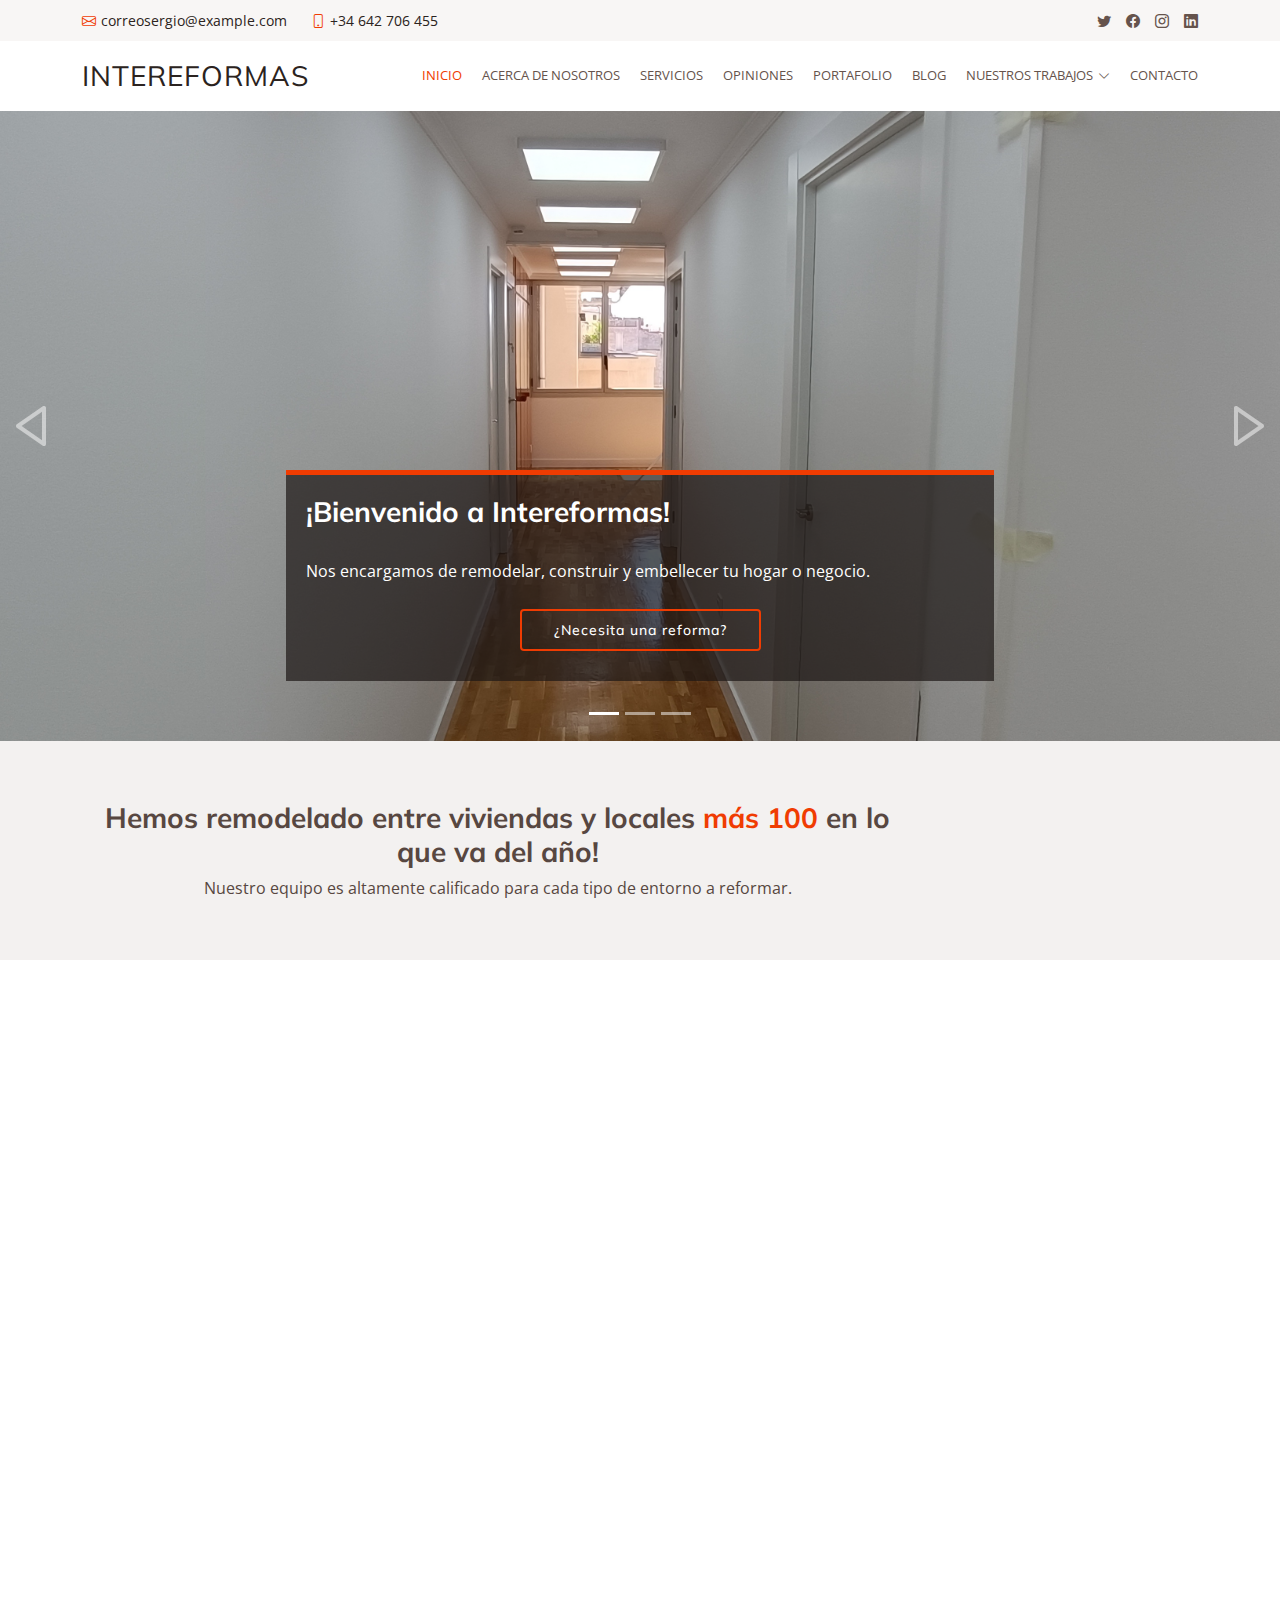
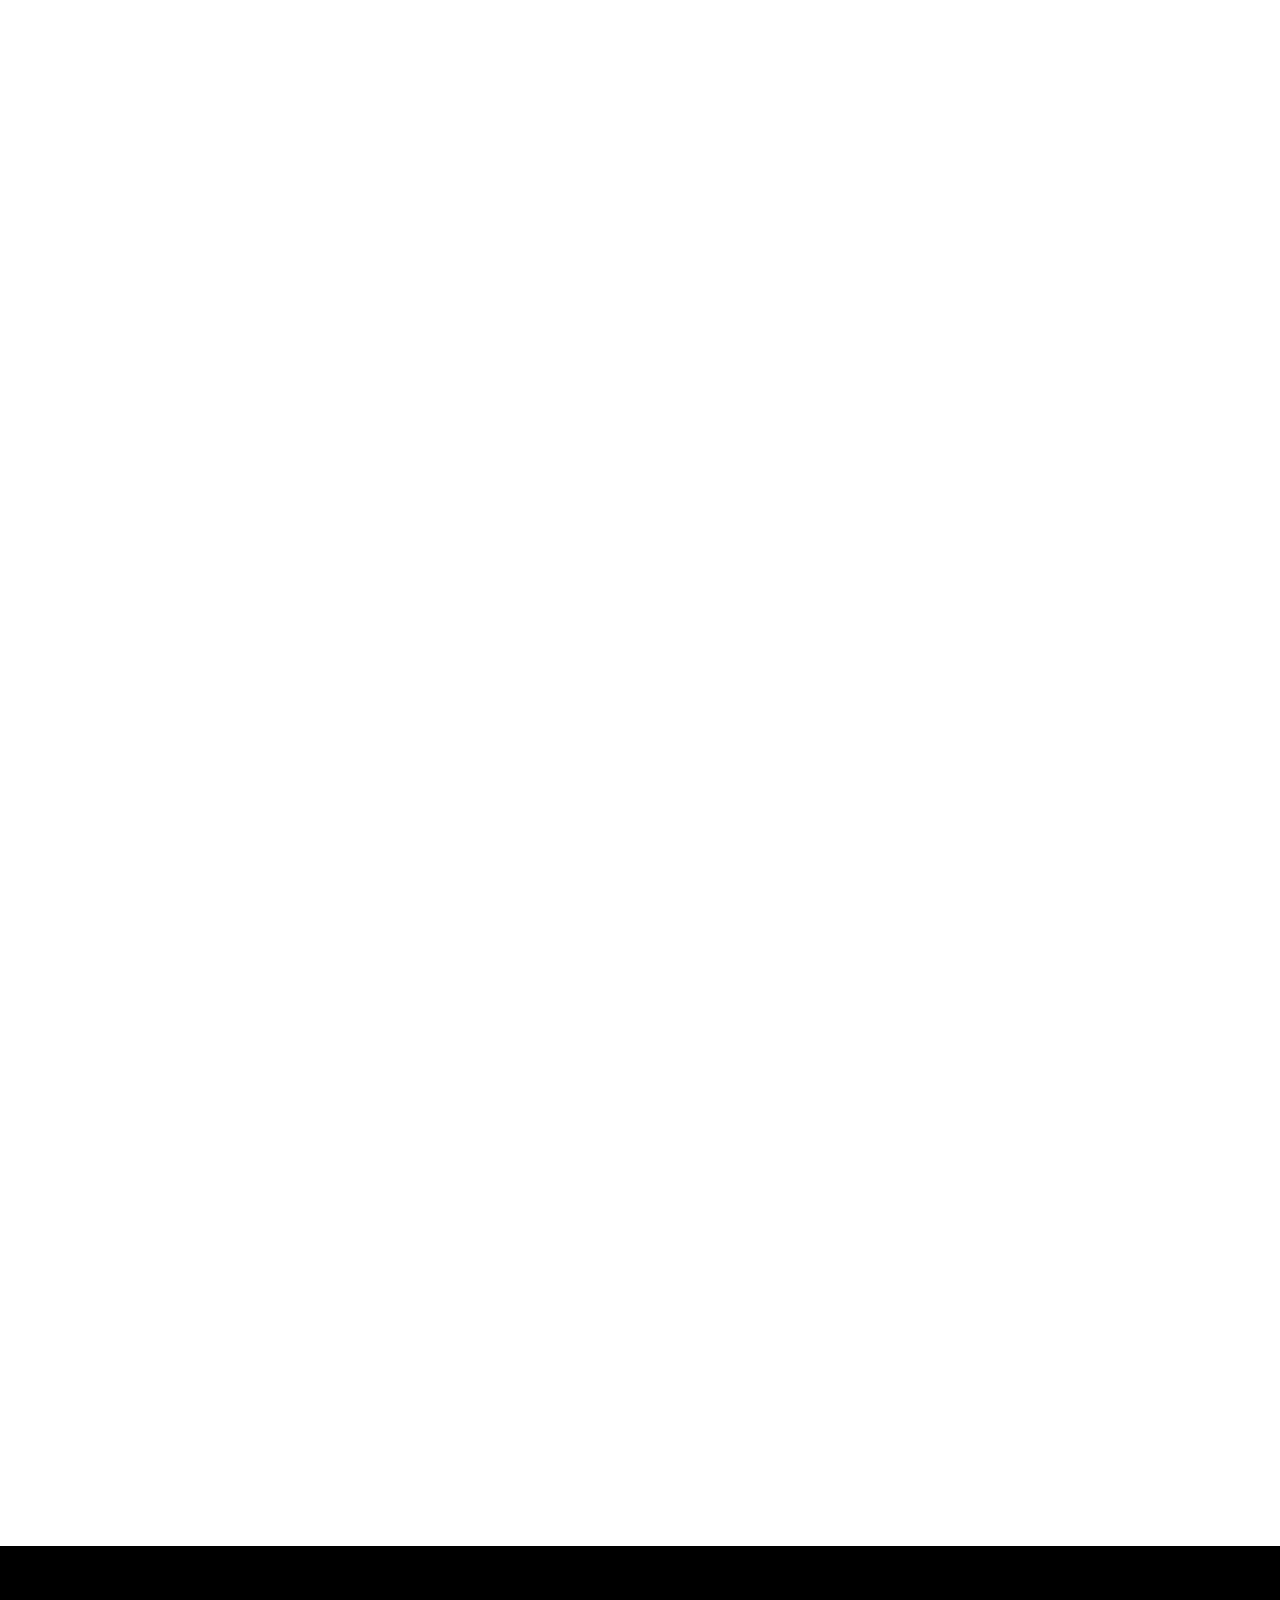
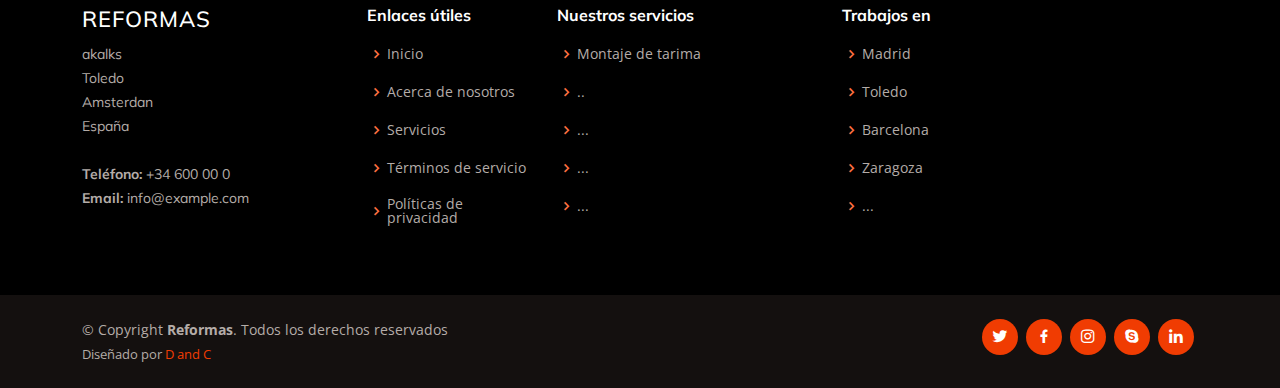
<file: index.html>
<!DOCTYPE html>
<html lang="en">

<head>
    <meta charset="utf-8">
    <meta content="width=device-width, initial-scale=1.0" name="viewport">

    <title>Intereforma - Index</title>
    <meta content="" name="description">
    <meta content="" name="keywords">

    <!-- Favicons -->
    <link href="assets/img/favicon.png" rel="icon">
    <link href="assets/img/apple-touch-icon.png" rel="apple-touch-icon">

    <!-- Google Fonts -->
    <link href="https://fonts.googleapis.com/css?family=Open+Sans:300,300i,400,400i,600,600i,700,700i|Muli:300,300i,400,400i,500,500i,600,600i,700,700i|Poppins:300,300i,400,400i,500,500i,600,600i,700,700i" rel="stylesheet">

    <!-- Vendor CSS Files -->
    <link href="assets/vendor/animate.css/animate.min.css" rel="stylesheet">
    <link href="assets/vendor/aos/aos.css" rel="stylesheet">
    <link href="assets/vendor/bootstrap/css/bootstrap.min.css" rel="stylesheet">
    <link href="assets/vendor/bootstrap-icons/bootstrap-icons.css" rel="stylesheet">
    <link href="assets/vendor/boxicons/css/boxicons.min.css" rel="stylesheet">
    <link href="assets/vendor/glightbox/css/glightbox.min.css" rel="stylesheet">
    <link href="assets/vendor/swiper/swiper-bundle.min.css" rel="stylesheet">

    <!-- Template Main CSS File -->
    <link href="assets/css/style.css" rel="stylesheet">
</head>

<body>

    <!-- ======= Top Bar ======= -->
    <section id="topbar" class="d-flex align-items-center">
        <div class="container d-flex justify-content-center justify-content-md-between">
            <div class="contact-info d-flex align-items-center">
                <i class="bi bi-envelope d-flex align-items-center"><a href="mailto:contact@example.com">correosergio@example.com</a></i>
                <i class="bi bi-phone d-flex align-items-center ms-4"><span>+34 642 706 455</span></i>
            </div>
            <div class="social-links d-none d-md-flex align-items-center">
                <a href="#" class="twitter"><i class="bi bi-twitter"></i></a>
                <a href="#" class="facebook"><i class="bi bi-facebook"></i></a>
                <a href="#" class="instagram"><i class="bi bi-instagram"></i></a>
                <a href="#" class="linkedin"><i class="bi bi-linkedin"></i></i></a>
            </div>
        </div>
    </section>

    <!-- ======= Header ======= -->
    <header id="header" class="d-flex align-items-center">
        <div class="container d-flex justify-content-between">

            <div class="logo">
                <h1 class="text-light"><a href="index.html">Intereformas</a></h1>

                <!-- <a href="index.html"><img src="assets/img/logo.png" alt="" class="img-fluid"></a>-->
            </div>

            <nav id="navbar" class="navbar">
                <ul>
                    <li><a class="active" href="index.html">Inicio</a></li>
                    <li><a href="about.html">Acerca de nosotros</a></li>
                    <li><a href="services.html">Servicios</a></li>
                    <li><a href="testimonials.html">Opiniones</a></li>
                    <li><a href="portfolio.html">Portafolio</a></li>
                    <li><a href="blog.html">Blog</a></li>
                    <li class="dropdown"><a href="#"><span>Nuestros trabajos</span> <i class="bi bi-chevron-down"></i></a>
                        <ul>
                            <li><a href="#">Drop Down 1</a></li>
                            <li class="dropdown"><a href="#"><span>Deep Drop Down</span> <i class="bi bi-chevron-right"></i></a>
                                <ul>
                                    <li><a href="#">Deep Drop Down 1</a></li>
                                    <li><a href="#">Deep Drop Down 2</a></li>
                                    <li><a href="#">Deep Drop Down 3</a></li>
                                    <li><a href="#">Deep Drop Down 4</a></li>
                                    <li><a href="#">Deep Drop Down 5</a></li>
                                </ul>
                            </li>
                            <li><a href="#">Drop Down 2</a></li>
                            <li><a href="#">Drop Down 3</a></li>
                            <li><a href="#">Drop Down 4</a></li>
                        </ul>
                    </li>
                    <li><a href="contact.html">Contacto</a></li>
                </ul>
                <i class="bi bi-list mobile-nav-toggle"></i>
            </nav>
            <!-- .navbar -->

        </div>
    </header>
    <!-- End Header -->

    <!-- ======= Hero Section ======= -->
    <section id="hero">
        <div id="heroCarousel" data-bs-interval="5000" class="carousel slide carousel-fade" data-bs-ride="carousel">

            <div class="carousel-inner" role="listbox">

                <!-- Slide 1 -->
                <div class="carousel-item active" style="background-image: url(assets/img/slide/pasillo_puertas.jpg);">
                    <div class="carousel-container">
                        <div class="carousel-content animate__animated animate__fadeInUp">
                            <h2>¡Bienvenido a <span> Intereformas! </span></h2>
                            <p>Nos encargamos de remodelar, construir y embellecer tu hogar o negocio. </p>
                            <div class="text-center"><a href="contact.html" class="btn-get-started">¿Necesita una reforma?</a></div>
                        </div>
                    </div>
                </div>

                <!-- Slide 2 -->
                <div class="carousel-item" style="background-image: url(assets/img/slide/baño.jpg);">
                    <div class="carousel-container">
                        <div class="carousel-content animate__animated animate__fadeInUp">
                            <h2>Nos adaptamos a tu presupuesto</h2>
                            <p>Baños con todo incluido, mamparas, plato de ducha, armario y demás.</p>
                            <div class="text-center"><a href="" class="btn-get-started">Contactar</a></div>
                        </div>
                    </div>
                </div>

                <!-- Slide 3 -->
                <div class="carousel-item" style="background-image: url(assets/img/slide/cocina1.jpg);">
                    <div class="carousel-container">
                        <div class="carousel-content animate__animated animate__fadeInUp">
                            <h2>Cocina totalmente adaptada a tu gusto</h2>
                            <p>Nos encargamos de hacer lucir cada espacio a tu manera.</p>
                            <div class="text-center"><a href="" class="btn-get-started">Contactar</a></div>
                        </div>
                    </div>
                </div>

            </div>

            <a class="carousel-control-prev" href="#heroCarousel" role="button" data-bs-slide="prev">
                <span class="carousel-control-prev-icon bx bx-left-arrow" aria-hidden="true"></span>
            </a>

            <a class="carousel-control-next" href="#heroCarousel" role="button" data-bs-slide="next">
                <span class="carousel-control-next-icon bx bx-right-arrow" aria-hidden="true"></span>
            </a>

            <ol class="carousel-indicators" id="hero-carousel-indicators"></ol>

        </div>
    </section>
    <!-- End Hero -->

    <main id="main">
        <!--Centrar este div por favor para que quede alineado con el carousel-->
        <section id="cta" class="cta">
            <div class="container">

                <div class="row">
                    <div class="col-lg-9 text-center text-lg-left">
                        <h3>Hemos remodelado entre viviendas y locales <span>más 100 </span> en lo que va del año!</h3>
                        <p> Nuestro equipo es altamente calificado para cada tipo de entorno a reformar.</p>
                    </div>
                </div>
            </div>
        </section>
        <!-- End Cta Section -->

        <!-- ======= Services Section ======= -->
        <section id="services" class="services">
            <div class="container">

                <div class="row">
                    <div class="col-lg-4 col-md-6">
                        <div class="icon-box" data-aos="fade-up">
                            <div class="icon"><i class="bi bi-briefcase"></i></div>
                            <h4 class="title"><a href="">Tarima</a></h4>
                            <p class="description">Realizamos instalación de tarima en cualquier entorno a partir de 80m² en menos de 3 dias!</p>
                        </div>
                    </div>
                    <div class="col-lg-4 col-md-6">
                        <div class="icon-box" data-aos="fade-up" data-aos-delay="100">
                            <div class="icon"><i class="bi bi-card-checklist"></i></div>
                            <h4 class="title"><a href="">Baños</a></h4>
                            <p class="description">Remodelamos totalmente tu baño, con retirada de tina e instalación de plato de ducha, mampara, alicatado etc...</p>
                        </div>
                    </div>
                    <div class="col-lg-4 col-md-6">
                        <div class="icon-box" data-aos="fade-up" data-aos-delay="200">
                            <div class="icon"><i class="bi bi-bar-chart"></i></div>
                            <h4 class="title"><a href="">Cocina</a></h4>
                            <p class="description">Sabemos que la cocina es parte de la presentación de tu hogar, por ellos la dejamos con los mejores acabados. </p>
                        </div>
                    </div>
                    <div class="col-lg-4 col-md-6">
                        <div class="icon-box" data-aos="fade-up" data-aos-delay="200">
                            <div class="icon"><i class="bi bi-binoculars"></i></div>
                            <h4 class="title"><a href="">Diseño</a></h4>
                            <p class="description">Antes de empezar cada obra, como parte de nuestra profesionalidad, hacemos una planeación de tu casa o negocio junto a ti para tener visión de los resultados </p>
                        </div>
                    </div>
                    <div class="col-lg-4 col-md-6">
                        <div class="icon-box" data-aos="fade-up" data-aos-delay="300">
                            <div class="icon"><i class="bi bi-brightness-high"></i></div>
                            <h4 class="title"><a href="">Locales</a></h4>
                            <p class="description">Remodelamos tu local, convirtiendolo en el fin dado, desde un bar a centros de estetica.</p>
                        </div>
                    </div>
                    <div class="col-lg-4 col-md-6">
                        <div class="icon-box" data-aos="fade-up" data-aos-delay="400">
                            <div class="icon"><i class="bi bi-calendar4-week"></i></div>
                            <h4 class="title"><a href="">Pladur</a></h4>
                            <p class="description">Hacemos divisiones de pared con sistema de aislamiento de frio y sonido para cada lugar.</p>
                        </div>
                    </div>
                </div>

            </div>
        </section>
        <!-- End Services Section -->

        <!-- ======= Portfolio Section ======= -->
        <section id="portfolio" class="portfolio">
            <div class="container">

                <div class="row" data-aos="fade-up">
                    <div class="col-lg-12 d-flex justify-content-center">
                        <ul id="portfolio-flters">
                            <li data-filter="*" class="filter-active">Algunas de nuestras remodelaciones</li>
                            <li data-filter=".filter-app">Tarima</li>
                            <li data-filter=".filter-card">Pared</li>
                            <li data-filter=".filter-web">locales</li>
                            <li data-filter=".filter-web">Baños</li>
                        </ul>
                    </div>
                </div>

                <div class="row portfolio-container" data-aos="fade-up">

                    <div class="col-lg-4 col-md-6 portfolio-item filter-app">
                        <img src="assets/img/portfolio/portfolio-1.jpg" class="img-fluid" alt="">
                        <div class="portfolio-info">
                            <h4>Tarima</h4>
                            <p>Tarima</p>
                            <a href="assets/img/portfolio/portfolio-1.jpg" data-gallery="portfolioGallery" class="portfolio-lightbox preview-link" title="App 1"><i class="bx bx-plus"></i></a>
                            <a href="portfolio-details.html" class="details-link" title="More Details"><i class="bx bx-link"></i></a>
                        </div>
                    </div>

                    <div class="col-lg-4 col-md-6 portfolio-item filter-web">
                        <img src="assets/img/portfolio/portfolio-2.jpg" class="img-fluid" alt="">
                        <div class="portfolio-info">
                            <h4>Pared</h4>
                            <p>Pared</p>
                            <a href="assets/img/portfolio/portfolio-2.jpg" data-gallery="portfolioGallery" class="portfolio-lightbox preview-link" title="Web 3"><i class="bx bx-plus"></i></a>
                            <a href="portfolio-details.html" class="details-link" title="More Details"><i class="bx bx-link"></i></a>
                        </div>
                    </div>

                    <div class="col-lg-4 col-md-6 portfolio-item filter-app">
                        <img src="assets/img/portfolio/portfolio-3.jpg" class="img-fluid" alt="">
                        <div class="portfolio-info">
                            <h4>Locales</h4>
                            <p>Locales</p>
                            <a href="assets/img/portfolio/portfolio-3.jpg" data-gallery="portfolioGallery" class="portfolio-lightbox preview-link" title="App 2"><i class="bx bx-plus"></i></a>
                            <a href="portfolio-details.html" class="details-link" title="More Details"><i class="bx bx-link"></i></a>
                        </div>
                    </div>

                    <div class="col-lg-4 col-md-6 portfolio-item filter-card">
                        <img src="assets/img/portfolio/portfolio-4.jpg" class="img-fluid" alt="">
                        <div class="portfolio-info">
                            <h4>Baños</h4>
                            <p>Baños</p>
                            <a href="assets/img/portfolio/portfolio-4.jpg" data-gallery="portfolioGallery" class="portfolio-lightbox preview-link" title="Card 2"><i class="bx bx-plus"></i></a>
                            <a href="portfolio-details.html" class="details-link" title="More Details"><i class="bx bx-link"></i></a>
                        </div>
                    </div>

                    <div class="col-lg-4 col-md-6 portfolio-item filter-web">
                        <img src="assets/img/portfolio/portfolio-5.jpg" class="img-fluid" alt="">
                        <div class="portfolio-info">
                            <h4>Web 2</h4>
                            <p>Web</p>
                            <a href="assets/img/portfolio/portfolio-5.jpg" data-gallery="portfolioGallery" class="portfolio-lightbox preview-link" title="Web 2"><i class="bx bx-plus"></i></a>
                            <a href="portfolio-details.html" class="details-link" title="More Details"><i class="bx bx-link"></i></a>
                        </div>
                    </div>

                    <div class="col-lg-4 col-md-6 portfolio-item filter-app">
                        <img src="assets/img/portfolio/portfolio-6.jpg" class="img-fluid" alt="">
                        <div class="portfolio-info">
                            <h4>App 3</h4>
                            <p>App</p>
                            <a href="assets/img/portfolio/portfolio-6.jpg" data-gallery="portfolioGallery" class="portfolio-lightbox preview-link" title="App 3"><i class="bx bx-plus"></i></a>
                            <a href="portfolio-details.html" class="details-link" title="More Details"><i class="bx bx-link"></i></a>
                        </div>
                    </div>

                    <div class="col-lg-4 col-md-6 portfolio-item filter-card">
                        <img src="assets/img/portfolio/portfolio-7.jpg" class="img-fluid" alt="">
                        <div class="portfolio-info">
                            <h4>Card 1</h4>
                            <p>Card</p>
                            <a href="assets/img/portfolio/portfolio-7.jpg" data-gallery="portfolioGallery" class="portfolio-lightbox preview-link" title="Card 1"><i class="bx bx-plus"></i></a>
                            <a href="portfolio-details.html" class="details-link" title="More Details"><i class="bx bx-link"></i></a>
                        </div>
                    </div>

                    <div class="col-lg-4 col-md-6 portfolio-item filter-card">
                        <img src="assets/img/portfolio/portfolio-8.jpg" class="img-fluid" alt="">
                        <div class="portfolio-info">
                            <h4>Card 3</h4>
                            <p>Card</p>
                            <a href="assets/img/portfolio/portfolio-8.jpg" data-gallery="portfolioGallery" class="portfolio-lightbox preview-link" title="Card 3"><i class="bx bx-plus"></i></a>
                            <a href="portfolio-details.html" class="details-link" title="More Details"><i class="bx bx-link"></i></a>
                        </div>
                    </div>

                    <div class="col-lg-4 col-md-6 portfolio-item filter-web">
                        <img src="assets/img/portfolio/portfolio-9.jpg" class="img-fluid" alt="">
                        <div class="portfolio-info">
                            <h4>Web 3</h4>
                            <p>Web</p>
                            <a href="assets/img/portfolio/portfolio-9.jpg" data-gallery="portfolioGallery" class="portfolio-lightbox preview-link" title="Web 3"><i class="bx bx-plus"></i></a>
                            <a href="portfolio-details.html" class="details-link" title="More Details"><i class="bx bx-link"></i></a>
                        </div>
                    </div>

                </div>

            </div>
        </section>
        <!-- End Portfolio Section -->

        <!-- ======= Our Clients Section ======= -->
        <section id="clients" class="clients">
            <div class="container">

                <div class="section-title" data-aos="fade-up">
                    <h2>Trabajamos con las<strong> Mejores marcas</strong></h2>
                    <p>En Intereformas, nos interesa dejarte satifescho con los mejores acabados profesionales, ya sea para tu hogar o negocio, por eso siempre escogemos los mejores materiales para un trabajo de calidad.</p>
                </div>

                <div class="row no-gutters clients-wrap clearfix" data-aos="fade-up">

                    <div class="col-lg-3 col-md-4 col-xs-6">
                        <div class="client-logo">
                            <img src="assets/img/clients/logo_bosch.png" class="img-fluid" alt="">
                        </div>
                    </div>

                    <div class="col-lg-3 col-md-4 col-xs-6">
                        <div class="client-logo">
                            <img src="assets/img/clients/logo_maquita.png" class="img-fluid" alt="">
                        </div>
                    </div>

                    <div class="col-lg-3 col-md-4 col-xs-6">
                        <div class="client-logo">
                            <img src="assets/img/clients/bostik_logo.png" class="img-fluid" alt="">
                        </div>
                    </div>

                    <div class="col-lg-3 col-md-4 col-xs-6">
                        <div class="client-logo">
                            <img src="assets/img/clients/beissier_logo.png" class="img-fluid" alt="">
                        </div>
                    </div>

                    <div class="col-lg-3 col-md-4 col-xs-6">
                        <div class="client-logo">
                            <img src="assets/img/clients/parkside_logo.png" class="img-fluid" alt="">
                        </div>
                    </div>

                    <div class="col-lg-3 col-md-4 col-xs-6">
                        <div class="client-logo">
                            <img src="assets/img/clients/leroy_logo.png" class="img-fluid" alt="">
                        </div>
                    </div>

                    <div class="col-lg-3 col-md-4 col-xs-6">
                        <div class="client-logo">
                            <img src="assets/img/clients/bruguer_logo.png" class="img-fluid" alt="">
                        </div>
                    </div>

                    <div class="col-lg-3 col-md-4 col-xs-6">
                        <div class="client-logo">
                            <img src="assets/img/clients/logo_brico.png" class="img-fluid" alt="">
                        </div>
                    </div>

                </div>

            </div>
        </section>
        <!-- End Our Clients Section -->

    </main>
    <!-- End #main -->

    <!-- ======= Footer ======= -->
    <footer id="footer">

        <div class="footer-top">
            <div class="container">
                <div class="row">

                    <div class="col-lg-3 col-md-6 footer-contact">
                        <h3>Reformas</h3>
                        <p>
                            akalks <br> Toledo
                            <br> Amsterdan
                            <br> España <br><br>
                            <strong>Teléfono:</strong> +34 600 00 0<br>
                            <strong>Email:</strong> info@example.com<br>
                        </p>
                    </div>

                    <div class="col-lg-2 col-md-6 footer-links">
                        <h4>Enlaces útiles</h4>
                        <ul>
                            <li><i class="bx bx-chevron-right"></i> <a href="#">Inicio</a></li>
                            <li><i class="bx bx-chevron-right"></i> <a href="#">Acerca de nosotros</a></li>
                            <li><i class="bx bx-chevron-right"></i> <a href="#">Servicios</a></li>
                            <li><i class="bx bx-chevron-right"></i> <a href="#">Términos de servicio</a></li>
                            <li><i class="bx bx-chevron-right"></i> <a href="#">Políticas de privacidad </a></li>
                        </ul>
                    </div>

                    <div class="col-lg-3 col-md-6 footer-links">
                        <h4>Nuestros servicios</h4>
                        <ul>
                            <li><i class="bx bx-chevron-right"></i> <a href="#">Montaje de tarima</a></li>
                            <li><i class="bx bx-chevron-right"></i> <a href="#">..</a></li>
                            <li><i class="bx bx-chevron-right"></i> <a href="#">...</a></li>
                            <li><i class="bx bx-chevron-right"></i> <a href="#">...</a></li>
                            <li><i class="bx bx-chevron-right"></i> <a href="#">...</a></li>
                        </ul>
                    </div>

                    <div class="col-lg-3 col-md-6 footer-links">
                        <h4>Trabajos en</h4>
                        <ul>
                            <li><i class="bx bx-chevron-right"></i> <a href="#">Madrid</a></li>
                            <li><i class="bx bx-chevron-right"></i> <a href="#">Toledo</a></li>
                            <li><i class="bx bx-chevron-right"></i> <a href="#">Barcelona</a></li>
                            <li><i class="bx bx-chevron-right"></i> <a href="#">Zaragoza</a></li>
                            <li><i class="bx bx-chevron-right"></i> <a href="#">...</a></li>
                        </ul>
                    </div>


                </div>
            </div>
        </div>

        <div class="container d-md-flex py-4">

            <div class="me-md-auto text-center text-md-start">
                <div class="copyright">
                    &copy; Copyright <strong><span>Reformas</span></strong>. Todos los derechos reservados
                </div>
                <div class="credits">

                    Diseñado por <a href="">D and C</a>
                </div>
            </div>
            <div class="social-links text-center text-md-right pt-3 pt-md-0">
                <a href="#" class="twitter"><i class="bx bxl-twitter"></i></a>
                <a href="#" class="facebook"><i class="bx bxl-facebook"></i></a>
                <a href="#" class="instagram"><i class="bx bxl-instagram"></i></a>
                <a href="#" class="google-plus"><i class="bx bxl-skype"></i></a>
                <a href="#" class="linkedin"><i class="bx bxl-linkedin"></i></a>
            </div>
        </div>
    </footer>
    <!-- End Footer -->

    <a href="#" class="back-to-top d-flex align-items-center justify-content-center"><i class="bi bi-arrow-up-short"></i></a>

    <!-- Vendor JS Files -->
    <script src="assets/vendor/aos/aos.js"></script>
    <script src="assets/vendor/bootstrap/js/bootstrap.bundle.min.js"></script>
    <script src="assets/vendor/glightbox/js/glightbox.min.js"></script>
    <script src="assets/vendor/isotope-layout/isotope.pkgd.min.js"></script>
    <script src="assets/vendor/swiper/swiper-bundle.min.js"></script>
    <script src="assets/vendor/waypoints/noframework.waypoints.js"></script>
    <script src="assets/vendor/php-email-form/validate.js"></script>

    <!-- Template Main JS File -->
    <script src="assets/js/main.js"></script>

</body>

</html>
</file>
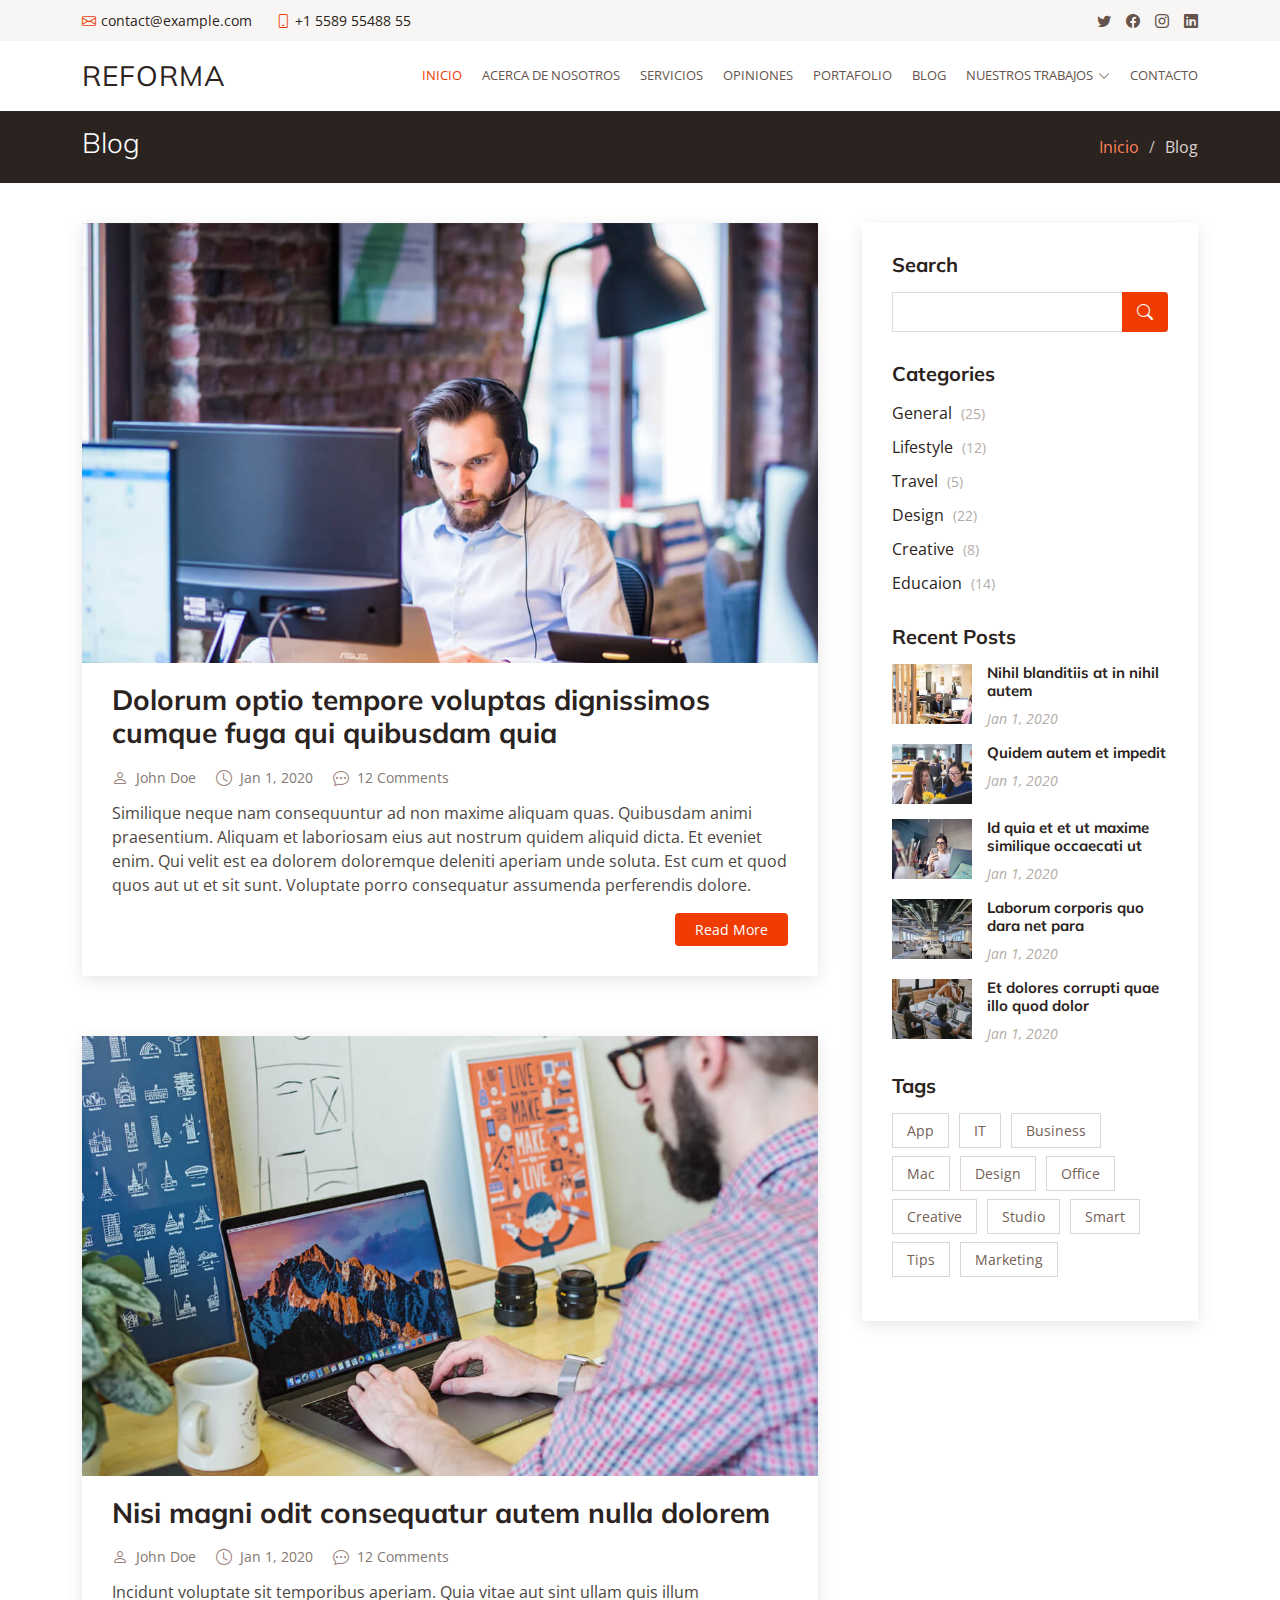
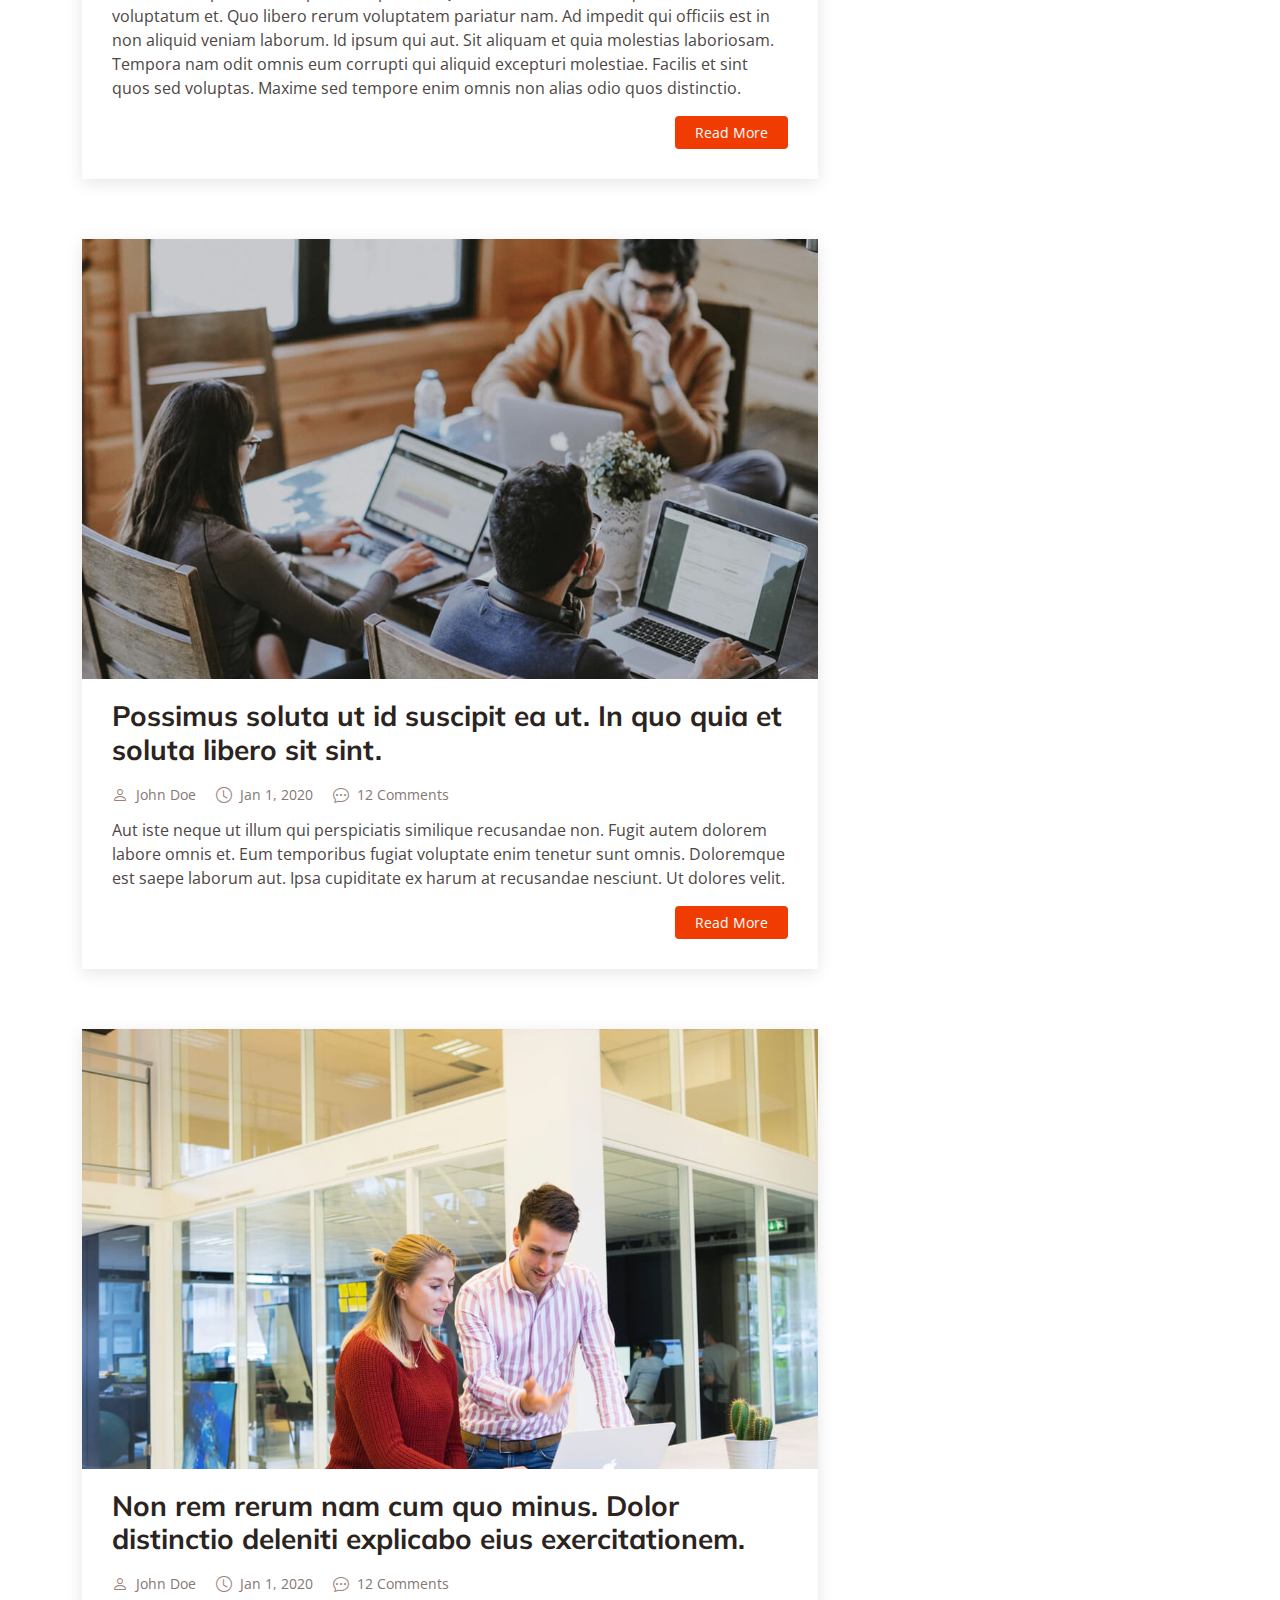
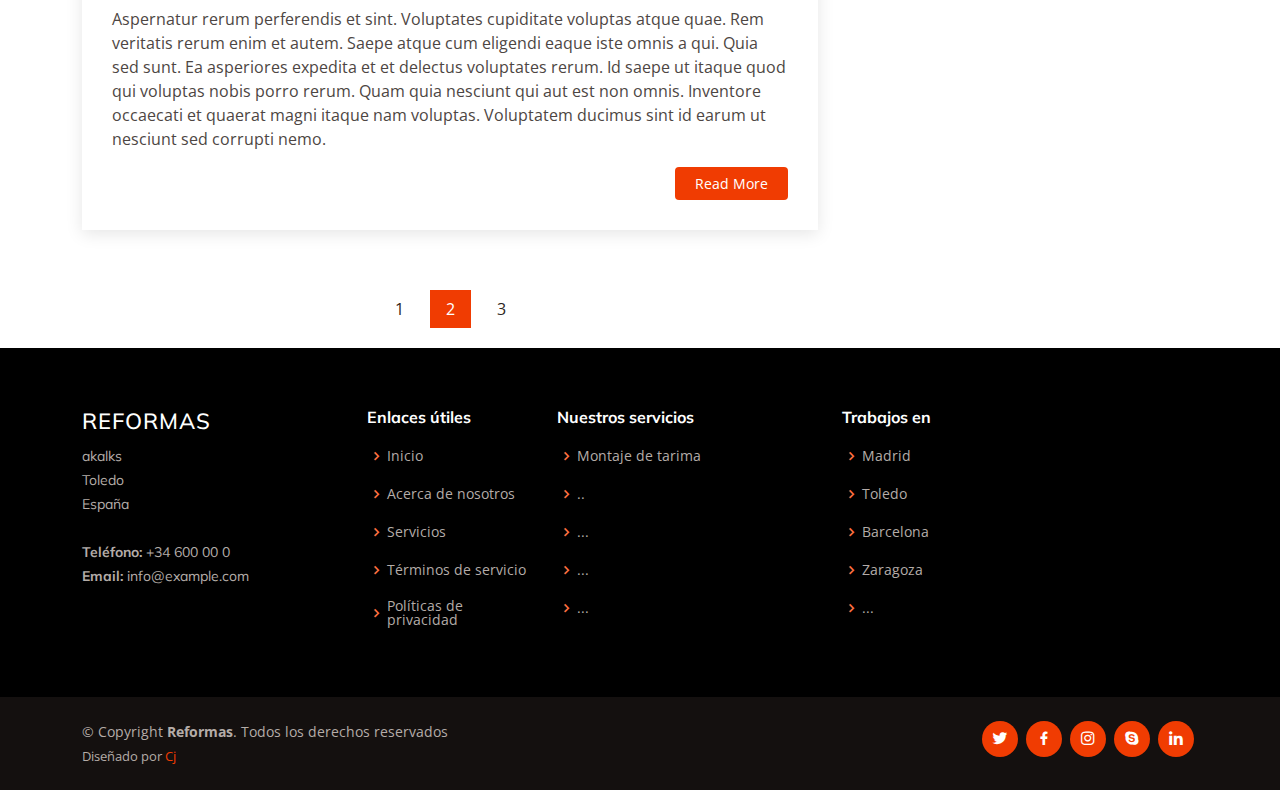
<file: blog.html>
<!DOCTYPE html>
<html lang="en">

<head>
  <meta charset="utf-8">
  <meta content="width=device-width, initial-scale=1.0" name="viewport">

  <title>Reforma   - Index</title>
  <meta content="" name="description">
  <meta content="" name="keywords">

  <!-- Favicons -->
  <link href="assets/img/favicon.png" rel="icon">
  <link href="assets/img/apple-touch-icon.png" rel="apple-touch-icon">

  <!-- Google Fonts -->
  <link href="https://fonts.googleapis.com/css?family=Open+Sans:300,300i,400,400i,600,600i,700,700i|Muli:300,300i,400,400i,500,500i,600,600i,700,700i|Poppins:300,300i,400,400i,500,500i,600,600i,700,700i" rel="stylesheet">

  <!-- Vendor CSS Files -->
  <link href="assets/vendor/animate.css/animate.min.css" rel="stylesheet">
  <link href="assets/vendor/aos/aos.css" rel="stylesheet">
  <link href="assets/vendor/bootstrap/css/bootstrap.min.css" rel="stylesheet">
  <link href="assets/vendor/bootstrap-icons/bootstrap-icons.css" rel="stylesheet">
  <link href="assets/vendor/boxicons/css/boxicons.min.css" rel="stylesheet">
  <link href="assets/vendor/glightbox/css/glightbox.min.css" rel="stylesheet">
  <link href="assets/vendor/swiper/swiper-bundle.min.css" rel="stylesheet">

  <!-- Template Main CSS File -->
  <link href="assets/css/style.css" rel="stylesheet">
</head>

<body>

  <!-- ======= Top Bar ======= -->
  <section id="topbar" class="d-flex align-items-center">
    <div class="container d-flex justify-content-center justify-content-md-between">
      <div class="contact-info d-flex align-items-center">
        <i class="bi bi-envelope d-flex align-items-center"><a href="mailto:contact@example.com">contact@example.com</a></i>
        <i class="bi bi-phone d-flex align-items-center ms-4"><span>+1 5589 55488 55</span></i>
      </div>
      <div class="social-links d-none d-md-flex align-items-center">
        <a href="#" class="twitter"><i class="bi bi-twitter"></i></a>
        <a href="#" class="facebook"><i class="bi bi-facebook"></i></a>
        <a href="#" class="instagram"><i class="bi bi-instagram"></i></a>
        <a href="#" class="linkedin"><i class="bi bi-linkedin"></i></i></a>
      </div>
    </div>
  </section>

  <!-- ======= Header ======= -->
  <header id="header" class="d-flex align-items-center">
    <div class="container d-flex justify-content-between">

      <div class="logo">
        <h1 class="text-light"><a href="index.html">Reforma</a></h1>
        <!-- Uncomment below if you prefer to use an image logo -->
        <!-- <a href="index.html"><img src="assets/img/logo.png" alt="" class="img-fluid"></a>-->
      </div>

      <nav id="navbar" class="navbar">
        <ul>
          <li><a class="active" href="index.html">Inicio</a></li>
          <li><a href="about.html">Acerca de nosotros</a></li>
          <li><a href="services.html">Servicios</a></li>
          <li><a href="testimonials.html">Opiniones</a></li>
          <li><a href="portfolio.html">Portafolio</a></li>
          <li><a href="blog.html">Blog</a></li>
          <li class="dropdown"><a href="#"><span>Nuestros trabajos</span> <i class="bi bi-chevron-down"></i></a>
            <ul>
              <li><a href="#">Drop Down 1</a></li>
              <li class="dropdown"><a href="#"><span>Deep Drop Down</span> <i class="bi bi-chevron-right"></i></a>
                <ul>
                  <li><a href="#">Deep Drop Down 1</a></li>
                  <li><a href="#">Deep Drop Down 2</a></li>
                  <li><a href="#">Deep Drop Down 3</a></li>
                  <li><a href="#">Deep Drop Down 4</a></li>
                  <li><a href="#">Deep Drop Down 5</a></li>
                </ul>
              </li>
              <li><a href="#">Drop Down 2</a></li>
              <li><a href="#">Drop Down 3</a></li>
              <li><a href="#">Drop Down 4</a></li>
            </ul>
          </li>
          <li><a href="contact.html">Contacto</a></li>
        </ul>
        <i class="bi bi-list mobile-nav-toggle"></i>
      </nav><!-- .navbar -->

    </div>
  </header><!-- End Header -->

  <main id="main">

    <!-- ======= Breadcrumbs ======= -->
    <section id="breadcrumbs" class="breadcrumbs">
      <div class="container">

        <div class="d-flex justify-content-between align-items-center">
          <h2>Blog</h2>
          <ol>
            <li><a href="index.html">Inicio</a></li>
            <li>Blog</li>
          </ol>
        </div>

      </div>
    </section><!-- End Breadcrumbs -->

    <!-- ======= Blog Section ======= -->
    <section id="blog" class="blog">
      <div class="container" data-aos="fade-up">

        <div class="row">

          <div class="col-lg-8 entries">

            <article class="entry">

              <div class="entry-img">
                <img src="assets/img/blog/blog-1.jpg" alt="" class="img-fluid">
              </div>

              <h2 class="entry-title">
                <a href="blog-single.html">Dolorum optio tempore voluptas dignissimos cumque fuga qui quibusdam quia</a>
              </h2>

              <div class="entry-meta">
                <ul>
                  <li class="d-flex align-items-center"><i class="bi bi-person"></i> <a href="blog-single.html">John Doe</a></li>
                  <li class="d-flex align-items-center"><i class="bi bi-clock"></i> <a href="blog-single.html"><time datetime="2020-01-01">Jan 1, 2020</time></a></li>
                  <li class="d-flex align-items-center"><i class="bi bi-chat-dots"></i> <a href="blog-single.html">12 Comments</a></li>
                </ul>
              </div>

              <div class="entry-content">
                <p>
                  Similique neque nam consequuntur ad non maxime aliquam quas. Quibusdam animi praesentium. Aliquam et laboriosam eius aut nostrum quidem aliquid dicta.
                  Et eveniet enim. Qui velit est ea dolorem doloremque deleniti aperiam unde soluta. Est cum et quod quos aut ut et sit sunt. Voluptate porro consequatur assumenda perferendis dolore.
                </p>
                <div class="read-more">
                  <a href="blog-single.html">Read More</a>
                </div>
              </div>

            </article><!-- End blog entry -->

            <article class="entry">

              <div class="entry-img">
                <img src="assets/img/blog/blog-2.jpg" alt="" class="img-fluid">
              </div>

              <h2 class="entry-title">
                <a href="blog-single.html">Nisi magni odit consequatur autem nulla dolorem</a>
              </h2>

              <div class="entry-meta">
                <ul>
                  <li class="d-flex align-items-center"><i class="bi bi-person"></i> <a href="blog-single.html">John Doe</a></li>
                  <li class="d-flex align-items-center"><i class="bi bi-clock"></i> <a href="blog-single.html"><time datetime="2020-01-01">Jan 1, 2020</time></a></li>
                  <li class="d-flex align-items-center"><i class="bi bi-chat-dots"></i> <a href="blog-single.html">12 Comments</a></li>
                </ul>
              </div>

              <div class="entry-content">
                <p>
                  Incidunt voluptate sit temporibus aperiam. Quia vitae aut sint ullam quis illum voluptatum et. Quo libero rerum voluptatem pariatur nam.
                  Ad impedit qui officiis est in non aliquid veniam laborum. Id ipsum qui aut. Sit aliquam et quia molestias laboriosam. Tempora nam odit omnis eum corrupti qui aliquid excepturi molestiae. Facilis et sint quos sed voluptas. Maxime sed tempore enim omnis non alias odio quos distinctio.
                </p>
                <div class="read-more">
                  <a href="blog-single.html">Read More</a>
                </div>
              </div>

            </article><!-- End blog entry -->

            <article class="entry">

              <div class="entry-img">
                <img src="assets/img/blog/blog-3.jpg" alt="" class="img-fluid">
              </div>

              <h2 class="entry-title">
                <a href="blog-single.html">Possimus soluta ut id suscipit ea ut. In quo quia et soluta libero sit sint.</a>
              </h2>

              <div class="entry-meta">
                <ul>
                  <li class="d-flex align-items-center"><i class="bi bi-person"></i> <a href="blog-single.html">John Doe</a></li>
                  <li class="d-flex align-items-center"><i class="bi bi-clock"></i> <a href="blog-single.html"><time datetime="2020-01-01">Jan 1, 2020</time></a></li>
                  <li class="d-flex align-items-center"><i class="bi bi-chat-dots"></i> <a href="blog-single.html">12 Comments</a></li>
                </ul>
              </div>

              <div class="entry-content">
                <p>
                  Aut iste neque ut illum qui perspiciatis similique recusandae non. Fugit autem dolorem labore omnis et. Eum temporibus fugiat voluptate enim tenetur sunt omnis.
                  Doloremque est saepe laborum aut. Ipsa cupiditate ex harum at recusandae nesciunt. Ut dolores velit.
                </p>
                <div class="read-more">
                  <a href="blog-single.html">Read More</a>
                </div>
              </div>

            </article><!-- End blog entry -->

            <article class="entry">

              <div class="entry-img">
                <img src="assets/img/blog/blog-4.jpg" alt="" class="img-fluid">
              </div>

              <h2 class="entry-title">
                <a href="blog-single.html">Non rem rerum nam cum quo minus. Dolor distinctio deleniti explicabo eius exercitationem.</a>
              </h2>

              <div class="entry-meta">
                <ul>
                  <li class="d-flex align-items-center"><i class="bi bi-person"></i> <a href="blog-single.html">John Doe</a></li>
                  <li class="d-flex align-items-center"><i class="bi bi-clock"></i> <a href="blog-single.html"><time datetime="2020-01-01">Jan 1, 2020</time></a></li>
                  <li class="d-flex align-items-center"><i class="bi bi-chat-dots"></i> <a href="blog-single.html">12 Comments</a></li>
                </ul>
              </div>

              <div class="entry-content">
                <p>
                  Aspernatur rerum perferendis et sint. Voluptates cupiditate voluptas atque quae. Rem veritatis rerum enim et autem. Saepe atque cum eligendi eaque iste omnis a qui.
                  Quia sed sunt. Ea asperiores expedita et et delectus voluptates rerum. Id saepe ut itaque quod qui voluptas nobis porro rerum. Quam quia nesciunt qui aut est non omnis. Inventore occaecati et quaerat magni itaque nam voluptas. Voluptatem ducimus sint id earum ut nesciunt sed corrupti nemo.
                </p>
                <div class="read-more">
                  <a href="blog-single.html">Read More</a>
                </div>
              </div>

            </article><!-- End blog entry -->

            <div class="blog-pagination">
              <ul class="justify-content-center">
                <li><a href="#">1</a></li>
                <li class="active"><a href="#">2</a></li>
                <li><a href="#">3</a></li>
              </ul>
            </div>

          </div><!-- End blog entries list -->

          <div class="col-lg-4">

            <div class="sidebar">

              <h3 class="sidebar-title">Search</h3>
              <div class="sidebar-item search-form">
                <form action="">
                  <input type="text">
                  <button type="submit"><i class="bi bi-search"></i></button>
                </form>
              </div><!-- End sidebar search formn-->

              <h3 class="sidebar-title">Categories</h3>
              <div class="sidebar-item categories">
                <ul>
                  <li><a href="#">General <span>(25)</span></a></li>
                  <li><a href="#">Lifestyle <span>(12)</span></a></li>
                  <li><a href="#">Travel <span>(5)</span></a></li>
                  <li><a href="#">Design <span>(22)</span></a></li>
                  <li><a href="#">Creative <span>(8)</span></a></li>
                  <li><a href="#">Educaion <span>(14)</span></a></li>
                </ul>
              </div><!-- End sidebar categories-->

              <h3 class="sidebar-title">Recent Posts</h3>
              <div class="sidebar-item recent-posts">
                <div class="post-item clearfix">
                  <img src="assets/img/blog/blog-recent-1.jpg" alt="">
                  <h4><a href="blog-single.html">Nihil blanditiis at in nihil autem</a></h4>
                  <time datetime="2020-01-01">Jan 1, 2020</time>
                </div>

                <div class="post-item clearfix">
                  <img src="assets/img/blog/blog-recent-2.jpg" alt="">
                  <h4><a href="blog-single.html">Quidem autem et impedit</a></h4>
                  <time datetime="2020-01-01">Jan 1, 2020</time>
                </div>

                <div class="post-item clearfix">
                  <img src="assets/img/blog/blog-recent-3.jpg" alt="">
                  <h4><a href="blog-single.html">Id quia et et ut maxime similique occaecati ut</a></h4>
                  <time datetime="2020-01-01">Jan 1, 2020</time>
                </div>

                <div class="post-item clearfix">
                  <img src="assets/img/blog/blog-recent-4.jpg" alt="">
                  <h4><a href="blog-single.html">Laborum corporis quo dara net para</a></h4>
                  <time datetime="2020-01-01">Jan 1, 2020</time>
                </div>

                <div class="post-item clearfix">
                  <img src="assets/img/blog/blog-recent-5.jpg" alt="">
                  <h4><a href="blog-single.html">Et dolores corrupti quae illo quod dolor</a></h4>
                  <time datetime="2020-01-01">Jan 1, 2020</time>
                </div>

              </div><!-- End sidebar recent posts-->

              <h3 class="sidebar-title">Tags</h3>
              <div class="sidebar-item tags">
                <ul>
                  <li><a href="#">App</a></li>
                  <li><a href="#">IT</a></li>
                  <li><a href="#">Business</a></li>
                  <li><a href="#">Mac</a></li>
                  <li><a href="#">Design</a></li>
                  <li><a href="#">Office</a></li>
                  <li><a href="#">Creative</a></li>
                  <li><a href="#">Studio</a></li>
                  <li><a href="#">Smart</a></li>
                  <li><a href="#">Tips</a></li>
                  <li><a href="#">Marketing</a></li>
                </ul>
              </div><!-- End sidebar tags-->

            </div><!-- End sidebar -->

          </div><!-- End blog sidebar -->

        </div>

      </div>
    </section><!-- End Blog Section -->

  </main><!-- End #main -->

  <!-- ======= Footer ======= -->
  <footer id="footer">

    <div class="footer-top">
      <div class="container">
        <div class="row">

          <div class="col-lg-3 col-md-6 footer-contact">
            <h3>Reformas</h3>
            <p>
              akalks <br>
              Toledo<br>
              España <br><br>
              <strong>Teléfono:</strong> +34 600 00 0<br>
              <strong>Email:</strong> info@example.com<br>
            </p>
          </div>

          <div class="col-lg-2 col-md-6 footer-links">
            <h4>Enlaces útiles</h4>
            <ul>
              <li><i class="bx bx-chevron-right"></i> <a href="#">Inicio</a></li>
              <li><i class="bx bx-chevron-right"></i> <a href="#">Acerca de nosotros</a></li>
              <li><i class="bx bx-chevron-right"></i> <a href="#">Servicios</a></li>
              <li><i class="bx bx-chevron-right"></i> <a href="#">Términos de servicio</a></li>
              <li><i class="bx bx-chevron-right"></i> <a href="#">Políticas de privacidad </a></li>
            </ul>
          </div>

          <div class="col-lg-3 col-md-6 footer-links">
            <h4>Nuestros servicios</h4>
            <ul>
              <li><i class="bx bx-chevron-right"></i> <a href="#">Montaje de tarima</a></li>
              <li><i class="bx bx-chevron-right"></i> <a href="#">..</a></li>
              <li><i class="bx bx-chevron-right"></i> <a href="#">...</a></li>
              <li><i class="bx bx-chevron-right"></i> <a href="#">...</a></li>
              <li><i class="bx bx-chevron-right"></i> <a href="#">...</a></li>
            </ul>
          </div>

          <div class="col-lg-3 col-md-6 footer-links">
            <h4>Trabajos en</h4>
            <ul>
              <li><i class="bx bx-chevron-right"></i> <a href="#">Madrid</a></li>
              <li><i class="bx bx-chevron-right"></i> <a href="#">Toledo</a></li>
              <li><i class="bx bx-chevron-right"></i> <a href="#">Barcelona</a></li>
              <li><i class="bx bx-chevron-right"></i> <a href="#">Zaragoza</a></li>
              <li><i class="bx bx-chevron-right"></i> <a href="#">...</a></li>
            </ul>
          </div>
        

        </div>
      </div>
    </div>

    <div class="container d-md-flex py-4">

      <div class="me-md-auto text-center text-md-start">
        <div class="copyright">
          &copy; Copyright <strong><span>Reformas</span></strong>. Todos los derechos reservados
        </div>
        <div class="credits">
  
          Diseñado por <a href="">Cj</a>
        </div>
      </div>
      <div class="social-links text-center text-md-right pt-3 pt-md-0">
        <a href="#" class="twitter"><i class="bx bxl-twitter"></i></a>
        <a href="#" class="facebook"><i class="bx bxl-facebook"></i></a>
        <a href="#" class="instagram"><i class="bx bxl-instagram"></i></a>
        <a href="#" class="google-plus"><i class="bx bxl-skype"></i></a>
        <a href="#" class="linkedin"><i class="bx bxl-linkedin"></i></a>
      </div>
    </div>
  </footer>

  <a href="#" class="back-to-top d-flex align-items-center justify-content-center"><i class="bi bi-arrow-up-short"></i></a>

  <!-- Vendor JS Files -->
  <script src="assets/vendor/aos/aos.js"></script>
  <script src="assets/vendor/bootstrap/js/bootstrap.bundle.min.js"></script>
  <script src="assets/vendor/glightbox/js/glightbox.min.js"></script>
  <script src="assets/vendor/isotope-layout/isotope.pkgd.min.js"></script>
  <script src="assets/vendor/swiper/swiper-bundle.min.js"></script>
  <script src="assets/vendor/waypoints/noframework.waypoints.js"></script>
  <script src="assets/vendor/php-email-form/validate.js"></script>

  <!-- Template Main JS File -->
  <script src="assets/js/main.js"></script>

</body>

</html>
</file>
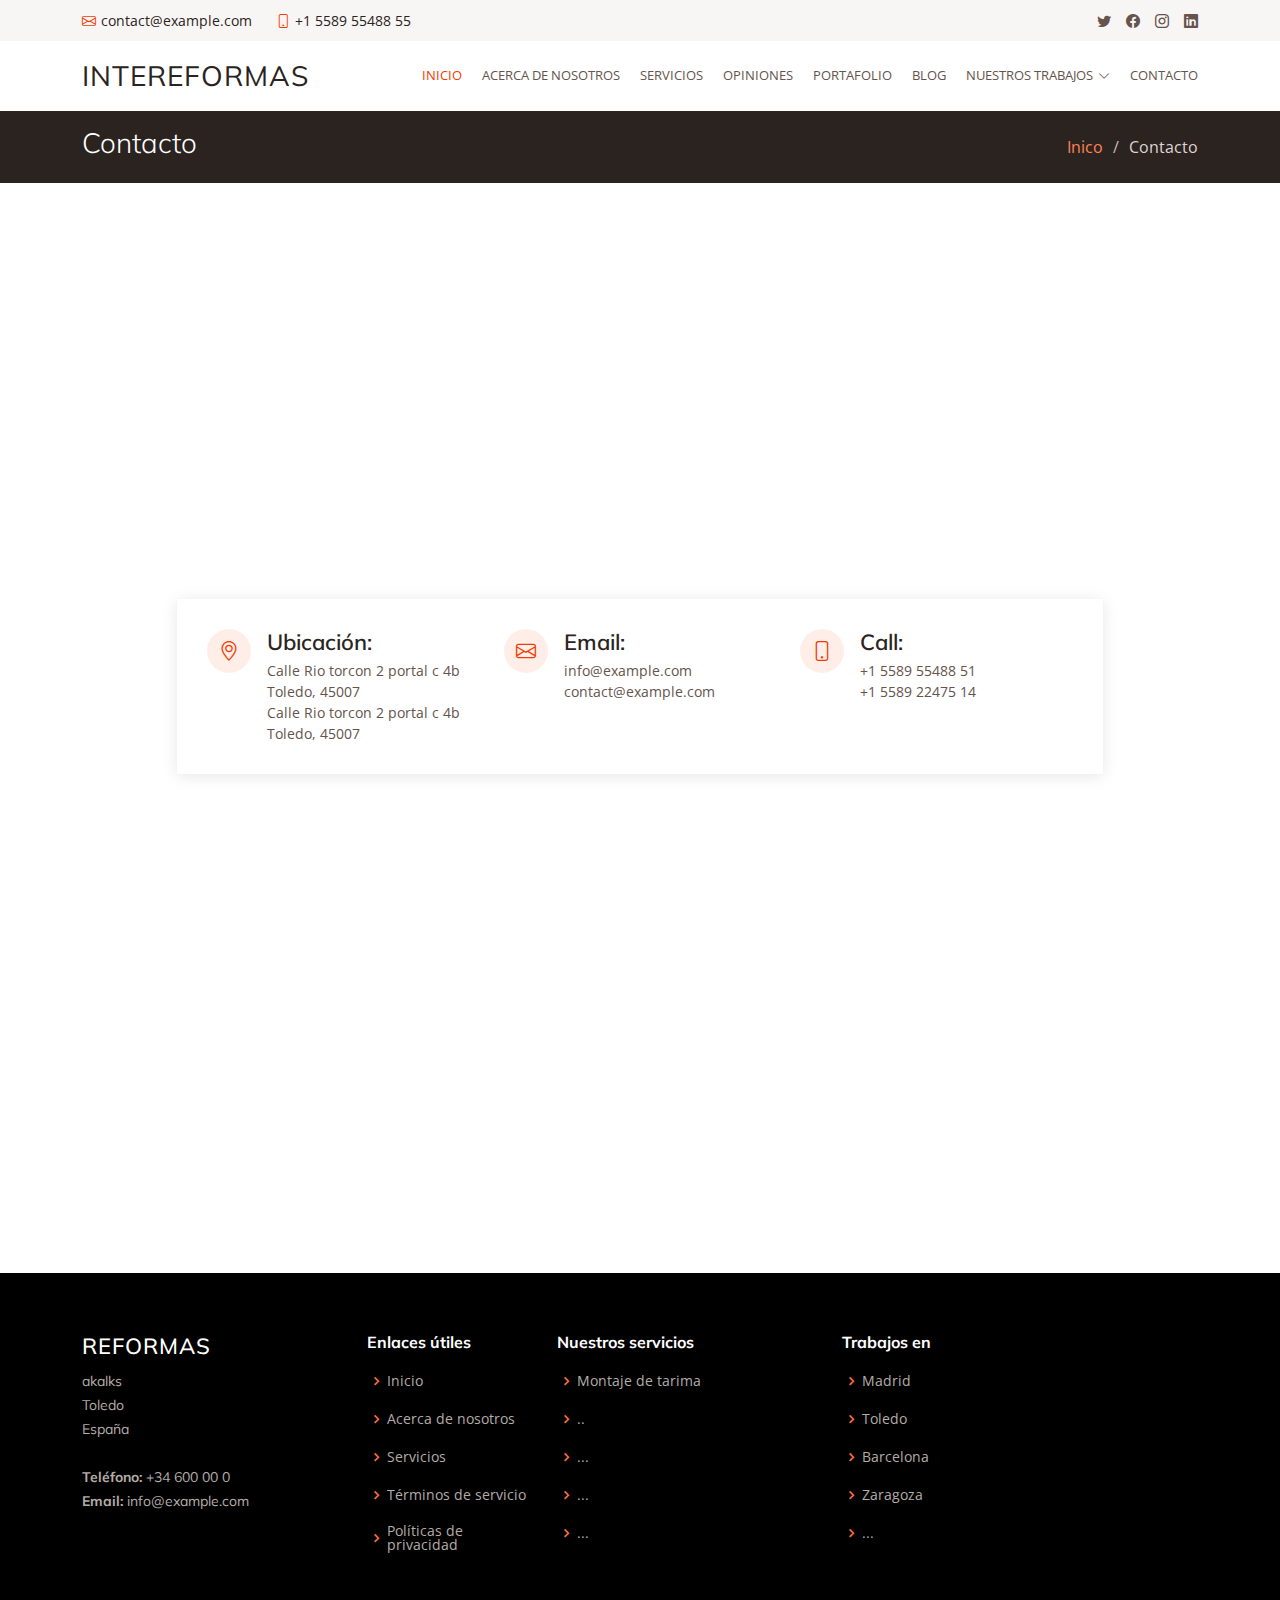
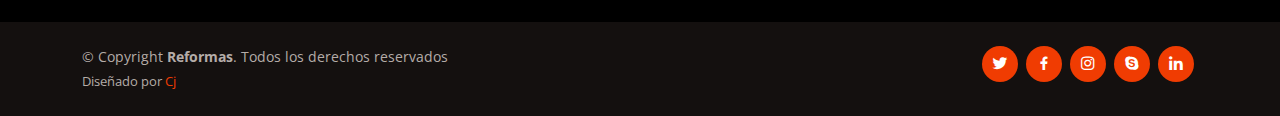
<file: contact.html>
<!DOCTYPE html>
<html lang="en">

<head>
    <meta charset="utf-8">
    <meta content="width=device-width, initial-scale=1.0" name="viewport">

    <title>Contacto - Index</title>
    <meta content="" name="description">
    <meta content="" name="keywords">

    <!-- Favicons -->
    <link href="assets/img/favicon.png" rel="icon">
    <link href="assets/img/apple-touch-icon.png" rel="apple-touch-icon">

    <!-- Google Fonts -->
    <link href="https://fonts.googleapis.com/css?family=Open+Sans:300,300i,400,400i,600,600i,700,700i|Muli:300,300i,400,400i,500,500i,600,600i,700,700i|Poppins:300,300i,400,400i,500,500i,600,600i,700,700i" rel="stylesheet">

    <!-- Vendor CSS Files -->
    <link href="assets/vendor/animate.css/animate.min.css" rel="stylesheet">
    <link href="assets/vendor/aos/aos.css" rel="stylesheet">
    <link href="assets/vendor/bootstrap/css/bootstrap.min.css" rel="stylesheet">
    <link href="assets/vendor/bootstrap-icons/bootstrap-icons.css" rel="stylesheet">
    <link href="assets/vendor/boxicons/css/boxicons.min.css" rel="stylesheet">
    <link href="assets/vendor/glightbox/css/glightbox.min.css" rel="stylesheet">
    <link href="assets/vendor/swiper/swiper-bundle.min.css" rel="stylesheet">

    <!-- Template Main CSS File -->
    <link href="assets/css/style.css" rel="stylesheet">
</head>

<body>

    <!-- ======= Top Bar ======= -->
    <section id="topbar" class="d-flex align-items-center">
        <div class="container d-flex justify-content-center justify-content-md-between">
            <div class="contact-info d-flex align-items-center">
                <i class="bi bi-envelope d-flex align-items-center"><a href="mailto:contact@example.com">contact@example.com</a></i>
                <i class="bi bi-phone d-flex align-items-center ms-4"><span>+1 5589 55488 55</span></i>
            </div>
            <div class="social-links d-none d-md-flex align-items-center">
                <a href="#" class="twitter"><i class="bi bi-twitter"></i></a>
                <a href="#" class="facebook"><i class="bi bi-facebook"></i></a>
                <a href="#" class="instagram"><i class="bi bi-instagram"></i></a>
                <a href="#" class="linkedin"><i class="bi bi-linkedin"></i></i></a>
            </div>
        </div>
    </section>

    <!-- ======= Header ======= -->
    <header id="header" class="d-flex align-items-center">
        <div class="container d-flex justify-content-between">

            <div class="logo">
                <h1 class="text-light"><a href="index.html">Intereformas</a></h1>
                <!-- Uncomment below if you prefer to use an image logo -->
                <!-- <a href="index.html"><img src="assets/img/logo.png" alt="" class="img-fluid"></a>-->
            </div>

            <nav id="navbar" class="navbar">
                <ul>
                    <li><a class="active" href="index.html">Inicio</a></li>
                    <li><a href="about.html">Acerca de nosotros</a></li>
                    <li><a href="services.html">Servicios</a></li>
                    <li><a href="testimonials.html">Opiniones</a></li>
                    <li><a href="portfolio.html">Portafolio</a></li>
                    <li><a href="blog.html">Blog</a></li>
                    <li class="dropdown"><a href="#"><span>Nuestros trabajos</span> <i class="bi bi-chevron-down"></i></a>
                        <ul>
                            <li><a href="#">Drop Down 1</a></li>
                            <li class="dropdown"><a href="#"><span>Deep Drop Down</span> <i class="bi bi-chevron-right"></i></a>
                                <ul>
                                    <li><a href="#">Deep Drop Down 1</a></li>
                                    <li><a href="#">Deep Drop Down 2</a></li>
                                    <li><a href="#">Deep Drop Down 3</a></li>
                                    <li><a href="#">Deep Drop Down 4</a></li>
                                    <li><a href="#">Deep Drop Down 5</a></li>
                                </ul>
                            </li>
                            <li><a href="#">Drop Down 2</a></li>
                            <li><a href="#">Drop Down 3</a></li>
                            <li><a href="#">Drop Down 4</a></li>
                        </ul>
                    </li>
                    <li><a href="contact.html">Contacto</a></li>
                </ul>
                <i class="bi bi-list mobile-nav-toggle"></i>
            </nav>
            <!-- .navbar -->

        </div>
    </header>
    <!-- End Header -->

    <main id="main">

        <!-- ======= Breadcrumbs ======= -->
        <section id="breadcrumbs" class="breadcrumbs">
            <div class="container">

                <div class="d-flex justify-content-between align-items-center">
                    <h2>Contacto</h2>
                    <ol>
                        <li><a href="index.html">Inico</a></li>
                        <li>Contacto</li>
                    </ol>
                </div>

            </div>
        </section>
        <!-- End Breadcrumbs -->

        <!-- ======= Contact Section ======= -->
        <div class="map-section">
            <iframe src="https://www.google.com/maps/embed?pb=!1m17!1m12!1m3!1d3062.215654326189!2d-3.948536925035751!3d39.86940708877117!2m3!1f0!2f0!3f0!3m2!1i1024!2i768!4f13.1!3m2!1m1!2zMznCsDUyJzA5LjkiTiAzwrA1Nic0NS41Ilc!5e0!3m2!1ses!2ses!4v1690853801195!5m2!1ses!2ses"
                width="100%" height="350" style="border:0;" allowfullscreen="" loading="lazy" referrerpolicy="no-referrer-when-downgrade"></iframe>
        </div>

        <section id="contact" class="contact">
            <div class="container">

                <div class="row justify-content-center" data-aos="fade-up">

                    <div class="col-lg-10">

                        <div class="info-wrap">
                            <div class="row">
                                <div class="col-lg-4 info">
                                    <i class="bi bi-geo-alt"></i>
                                    <h4>Ubicación:</h4>
                                    <p>Calle Rio torcon 2 portal c 4b <br>Toledo, 45007</p>
                                    <p>Calle Rio torcon 2 portal c 4b <br>Toledo, 45007</p>
                                </div>

                                <div class="col-lg-4 info mt-4 mt-lg-0">
                                    <i class="bi bi-envelope"></i>
                                    <h4>Email:</h4>
                                    <p>info@example.com<br>contact@example.com</p>
                                </div>

                                <div class="col-lg-4 info mt-4 mt-lg-0">
                                    <i class="bi bi-phone"></i>
                                    <h4>Call:</h4>
                                    <p>+1 5589 55488 51<br>+1 5589 22475 14</p>
                                </div>
                            </div>
                        </div>

                    </div>

                </div>

                <div class="row mt-5 justify-content-center" data-aos="fade-up">
                    <div class="col-lg-10">
                        <form action="forms/contact.php" method="post" role="form" class="php-email-form">
                            <div class="row">
                                <div class="col-md-6 form-group">
                                    <input type="text" name="name" class="form-control" id="name" placeholder="Your Name" required>
                                </div>
                                <div class="col-md-6 form-group mt-3 mt-md-0">
                                    <input type="email" class="form-control" name="email" id="email" placeholder="Your Email" required>
                                </div>
                            </div>
                            <div class="form-group mt-3">
                                <input type="text" class="form-control" name="subject" id="subject" placeholder="Subject" required>
                            </div>
                            <div class="form-group mt-3">
                                <textarea class="form-control" name="message" rows="5" placeholder="Message" required></textarea>
                            </div>
                            <div class="my-3">
                                <div class="loading">Loading</div>
                                <div class="error-message"></div>
                                <div class="sent-message">Your message has been sent. Thank you!</div>
                            </div>
                            <div class="text-center"><button type="submit">Send Message</button></div>
                        </form>
                    </div>

                </div>

            </div>
        </section>
        <!-- End Contact Section -->

    </main>
    <!-- End #main -->

    <!-- ======= Footer ======= -->
    <footer id="footer">

        <div class="footer-top">
            <div class="container">
                <div class="row">

                    <div class="col-lg-3 col-md-6 footer-contact">
                        <h3>Reformas</h3>
                        <p>
                            akalks <br> Toledo
                            <br> España <br><br>
                            <strong>Teléfono:</strong> +34 600 00 0<br>
                            <strong>Email:</strong> info@example.com<br>
                        </p>
                    </div>

                    <div class="col-lg-2 col-md-6 footer-links">
                        <h4>Enlaces útiles</h4>
                        <ul>
                            <li><i class="bx bx-chevron-right"></i> <a href="#">Inicio</a></li>
                            <li><i class="bx bx-chevron-right"></i> <a href="#">Acerca de nosotros</a></li>
                            <li><i class="bx bx-chevron-right"></i> <a href="#">Servicios</a></li>
                            <li><i class="bx bx-chevron-right"></i> <a href="#">Términos de servicio</a></li>
                            <li><i class="bx bx-chevron-right"></i> <a href="#">Políticas de privacidad </a></li>
                        </ul>
                    </div>

                    <div class="col-lg-3 col-md-6 footer-links">
                        <h4>Nuestros servicios</h4>
                        <ul>
                            <li><i class="bx bx-chevron-right"></i> <a href="#">Montaje de tarima</a></li>
                            <li><i class="bx bx-chevron-right"></i> <a href="#">..</a></li>
                            <li><i class="bx bx-chevron-right"></i> <a href="#">...</a></li>
                            <li><i class="bx bx-chevron-right"></i> <a href="#">...</a></li>
                            <li><i class="bx bx-chevron-right"></i> <a href="#">...</a></li>
                        </ul>
                    </div>

                    <div class="col-lg-3 col-md-6 footer-links">
                        <h4>Trabajos en</h4>
                        <ul>
                            <li><i class="bx bx-chevron-right"></i> <a href="#">Madrid</a></li>
                            <li><i class="bx bx-chevron-right"></i> <a href="#">Toledo</a></li>
                            <li><i class="bx bx-chevron-right"></i> <a href="#">Barcelona</a></li>
                            <li><i class="bx bx-chevron-right"></i> <a href="#">Zaragoza</a></li>
                            <li><i class="bx bx-chevron-right"></i> <a href="#">...</a></li>
                        </ul>
                    </div>


                </div>
            </div>
        </div>

        <div class="container d-md-flex py-4">

            <div class="me-md-auto text-center text-md-start">
                <div class="copyright">
                    &copy; Copyright <strong><span>Reformas</span></strong>. Todos los derechos reservados
                </div>
                <div class="credits">

                    Diseñado por <a href="">Cj</a>
                </div>
            </div>
            <div class="social-links text-center text-md-right pt-3 pt-md-0">
                <a href="#" class="twitter"><i class="bx bxl-twitter"></i></a>
                <a href="#" class="facebook"><i class="bx bxl-facebook"></i></a>
                <a href="#" class="instagram"><i class="bx bxl-instagram"></i></a>
                <a href="#" class="google-plus"><i class="bx bxl-skype"></i></a>
                <a href="#" class="linkedin"><i class="bx bxl-linkedin"></i></a>
            </div>
        </div>
    </footer>

    <a href="#" class="back-to-top d-flex align-items-center justify-content-center"><i class="bi bi-arrow-up-short"></i></a>

    <!-- Vendor JS Files -->
    <script src="assets/vendor/aos/aos.js"></script>
    <script src="assets/vendor/bootstrap/js/bootstrap.bundle.min.js"></script>
    <script src="assets/vendor/glightbox/js/glightbox.min.js"></script>
    <script src="assets/vendor/isotope-layout/isotope.pkgd.min.js"></script>
    <script src="assets/vendor/swiper/swiper-bundle.min.js"></script>
    <script src="assets/vendor/waypoints/noframework.waypoints.js"></script>
    <script src="assets/vendor/php-email-form/validate.js"></script>

    <!-- Template Main JS File -->
    <script src="assets/js/main.js"></script>

</body>

</html>
</file>
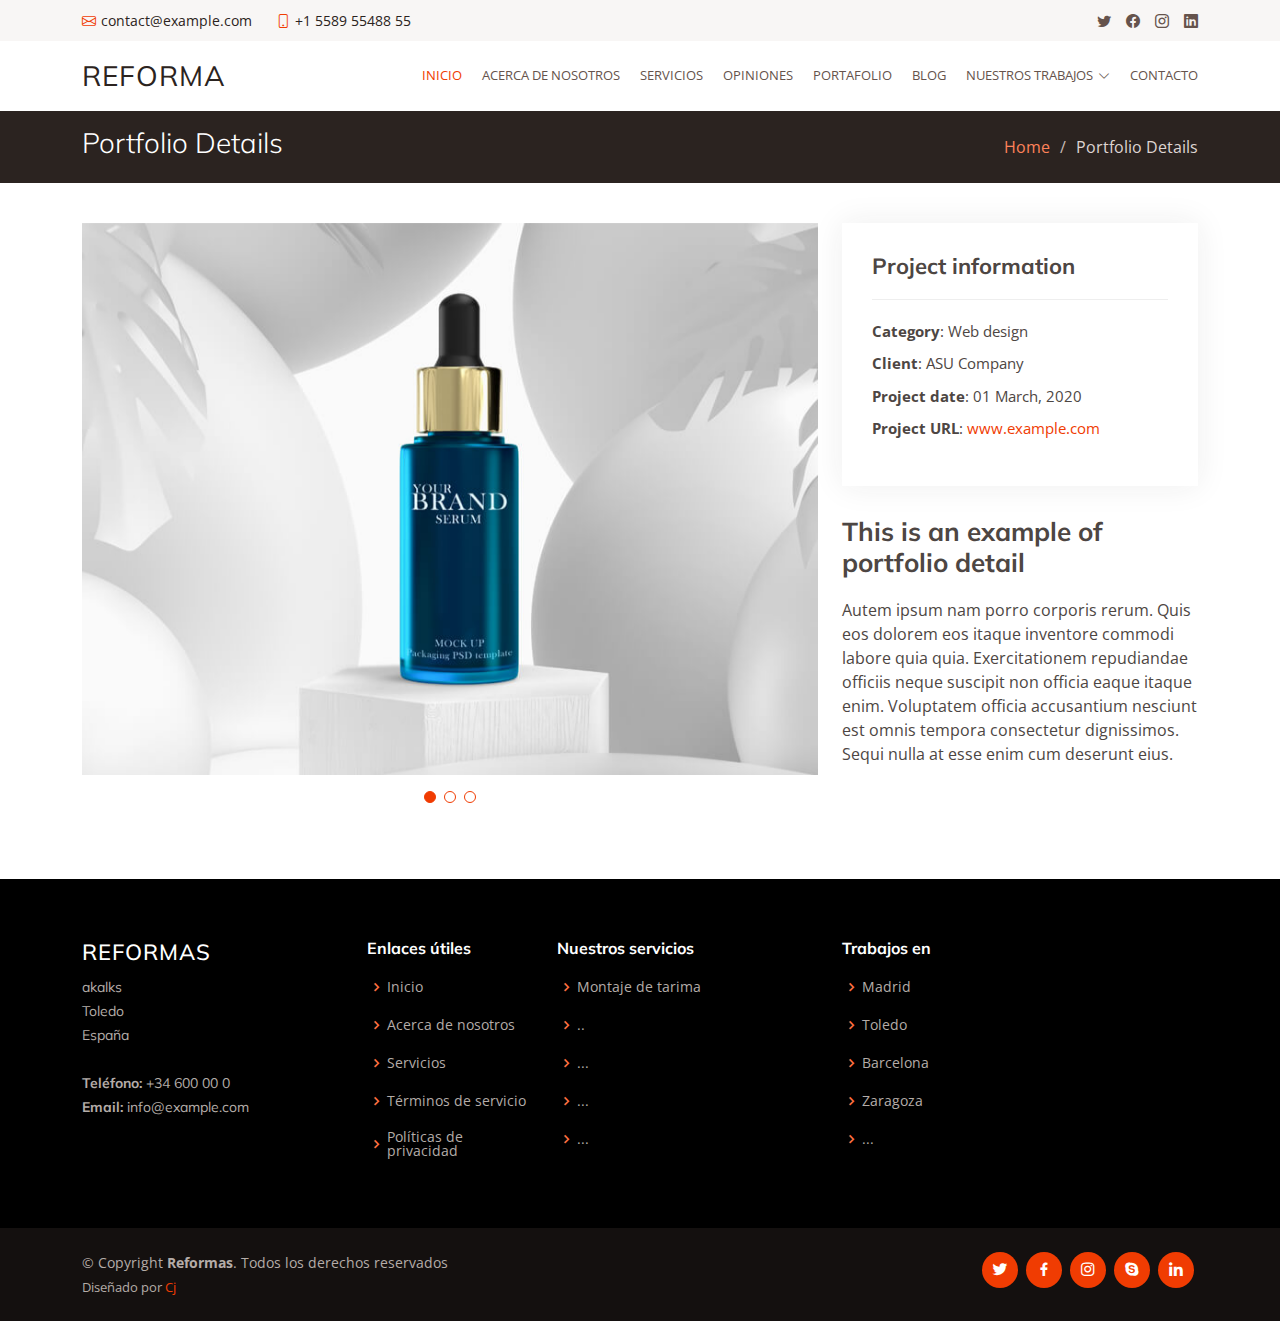
<file: portfolio-details.html>
<!DOCTYPE html>
<html lang="en">

<head>
  <meta charset="utf-8">
  <meta content="width=device-width, initial-scale=1.0" name="viewport">

  <title>Reforma   - Index</title>
  <meta content="" name="description">
  <meta content="" name="keywords">

  <!-- Favicons -->
  <link href="assets/img/favicon.png" rel="icon">
  <link href="assets/img/apple-touch-icon.png" rel="apple-touch-icon">

  <!-- Google Fonts -->
  <link href="https://fonts.googleapis.com/css?family=Open+Sans:300,300i,400,400i,600,600i,700,700i|Muli:300,300i,400,400i,500,500i,600,600i,700,700i|Poppins:300,300i,400,400i,500,500i,600,600i,700,700i" rel="stylesheet">

  <!-- Vendor CSS Files -->
  <link href="assets/vendor/animate.css/animate.min.css" rel="stylesheet">
  <link href="assets/vendor/aos/aos.css" rel="stylesheet">
  <link href="assets/vendor/bootstrap/css/bootstrap.min.css" rel="stylesheet">
  <link href="assets/vendor/bootstrap-icons/bootstrap-icons.css" rel="stylesheet">
  <link href="assets/vendor/boxicons/css/boxicons.min.css" rel="stylesheet">
  <link href="assets/vendor/glightbox/css/glightbox.min.css" rel="stylesheet">
  <link href="assets/vendor/swiper/swiper-bundle.min.css" rel="stylesheet">

  <!-- Template Main CSS File -->
  <link href="assets/css/style.css" rel="stylesheet">
</head>

<body>

  <!-- ======= Top Bar ======= -->
  <section id="topbar" class="d-flex align-items-center">
    <div class="container d-flex justify-content-center justify-content-md-between">
      <div class="contact-info d-flex align-items-center">
        <i class="bi bi-envelope d-flex align-items-center"><a href="mailto:contact@example.com">contact@example.com</a></i>
        <i class="bi bi-phone d-flex align-items-center ms-4"><span>+1 5589 55488 55</span></i>
      </div>
      <div class="social-links d-none d-md-flex align-items-center">
        <a href="#" class="twitter"><i class="bi bi-twitter"></i></a>
        <a href="#" class="facebook"><i class="bi bi-facebook"></i></a>
        <a href="#" class="instagram"><i class="bi bi-instagram"></i></a>
        <a href="#" class="linkedin"><i class="bi bi-linkedin"></i></i></a>
      </div>
    </div>
  </section>

  <!-- ======= Header ======= -->
  <header id="header" class="d-flex align-items-center">
    <div class="container d-flex justify-content-between">

      <div class="logo">
        <h1 class="text-light"><a href="index.html">Reforma</a></h1>
        <!-- Uncomment below if you prefer to use an image logo -->
        <!-- <a href="index.html"><img src="assets/img/logo.png" alt="" class="img-fluid"></a>-->
      </div>

      <nav id="navbar" class="navbar">
        <ul>
          <li><a class="active" href="index.html">Inicio</a></li>
          <li><a href="about.html">Acerca de nosotros</a></li>
          <li><a href="services.html">Servicios</a></li>
          <li><a href="testimonials.html">Opiniones</a></li>
          <li><a href="portfolio.html">Portafolio</a></li>
          <li><a href="blog.html">Blog</a></li>
          <li class="dropdown"><a href="#"><span>Nuestros trabajos</span> <i class="bi bi-chevron-down"></i></a>
            <ul>
              <li><a href="#">Drop Down 1</a></li>
              <li class="dropdown"><a href="#"><span>Deep Drop Down</span> <i class="bi bi-chevron-right"></i></a>
                <ul>
                  <li><a href="#">Deep Drop Down 1</a></li>
                  <li><a href="#">Deep Drop Down 2</a></li>
                  <li><a href="#">Deep Drop Down 3</a></li>
                  <li><a href="#">Deep Drop Down 4</a></li>
                  <li><a href="#">Deep Drop Down 5</a></li>
                </ul>
              </li>
              <li><a href="#">Drop Down 2</a></li>
              <li><a href="#">Drop Down 3</a></li>
              <li><a href="#">Drop Down 4</a></li>
            </ul>
          </li>
          <li><a href="contact.html">Contacto</a></li>
        </ul>
        <i class="bi bi-list mobile-nav-toggle"></i>
      </nav><!-- .navbar -->
    </div>
  </header><!-- End Header -->

  <main id="main">

    <!-- ======= Breadcrumbs ======= -->
    <section id="breadcrumbs" class="breadcrumbs">
      <div class="container">

        <div class="d-flex justify-content-between align-items-center">
          <h2>Portfolio Details</h2>
          <ol>
            <li><a href="index.html">Home</a></li>
            <li>Portfolio Details</li>
          </ol>
        </div>

      </div>
    </section><!-- End Breadcrumbs -->

    <!-- ======= Portfolio Details Section ======= -->
    <section id="portfolio-details" class="portfolio-details">
      <div class="container">

        <div class="row gy-4">

          <div class="col-lg-8">
            <div class="portfolio-details-slider swiper">
              <div class="swiper-wrapper align-items-center">

                <div class="swiper-slide">
                  <img src="assets/img/portfolio/portfolio-1.jpg" alt="">
                </div>

                <div class="swiper-slide">
                  <img src="assets/img/portfolio/portfolio-2.jpg" alt="">
                </div>

                <div class="swiper-slide">
                  <img src="assets/img/portfolio/portfolio-3.jpg" alt="">
                </div>

              </div>
              <div class="swiper-pagination"></div>
            </div>
          </div>

          <div class="col-lg-4">
            <div class="portfolio-info">
              <h3>Project information</h3>
              <ul>
                <li><strong>Category</strong>: Web design</li>
                <li><strong>Client</strong>: ASU Company</li>
                <li><strong>Project date</strong>: 01 March, 2020</li>
                <li><strong>Project URL</strong>: <a href="#">www.example.com</a></li>
              </ul>
            </div>
            <div class="portfolio-description">
              <h2>This is an example of portfolio detail</h2>
              <p>
                Autem ipsum nam porro corporis rerum. Quis eos dolorem eos itaque inventore commodi labore quia quia. Exercitationem repudiandae officiis neque suscipit non officia eaque itaque enim. Voluptatem officia accusantium nesciunt est omnis tempora consectetur dignissimos. Sequi nulla at esse enim cum deserunt eius.
              </p>
            </div>
          </div>

        </div>

      </div>
    </section><!-- End Portfolio Details Section -->

  </main><!-- End #main -->

  <!-- ======= Footer ======= -->
  <footer id="footer">

    <div class="footer-top">
      <div class="container">
        <div class="row">

          <div class="col-lg-3 col-md-6 footer-contact">
            <h3>Reformas</h3>
            <p>
              akalks <br>
              Toledo<br>
              España <br><br>
              <strong>Teléfono:</strong> +34 600 00 0<br>
              <strong>Email:</strong> info@example.com<br>
            </p>
          </div>

          <div class="col-lg-2 col-md-6 footer-links">
            <h4>Enlaces útiles</h4>
            <ul>
              <li><i class="bx bx-chevron-right"></i> <a href="#">Inicio</a></li>
              <li><i class="bx bx-chevron-right"></i> <a href="#">Acerca de nosotros</a></li>
              <li><i class="bx bx-chevron-right"></i> <a href="#">Servicios</a></li>
              <li><i class="bx bx-chevron-right"></i> <a href="#">Términos de servicio</a></li>
              <li><i class="bx bx-chevron-right"></i> <a href="#">Políticas de privacidad </a></li>
            </ul>
          </div>

          <div class="col-lg-3 col-md-6 footer-links">
            <h4>Nuestros servicios</h4>
            <ul>
              <li><i class="bx bx-chevron-right"></i> <a href="#">Montaje de tarima</a></li>
              <li><i class="bx bx-chevron-right"></i> <a href="#">..</a></li>
              <li><i class="bx bx-chevron-right"></i> <a href="#">...</a></li>
              <li><i class="bx bx-chevron-right"></i> <a href="#">...</a></li>
              <li><i class="bx bx-chevron-right"></i> <a href="#">...</a></li>
            </ul>
          </div>

          <div class="col-lg-3 col-md-6 footer-links">
            <h4>Trabajos en</h4>
            <ul>
              <li><i class="bx bx-chevron-right"></i> <a href="#">Madrid</a></li>
              <li><i class="bx bx-chevron-right"></i> <a href="#">Toledo</a></li>
              <li><i class="bx bx-chevron-right"></i> <a href="#">Barcelona</a></li>
              <li><i class="bx bx-chevron-right"></i> <a href="#">Zaragoza</a></li>
              <li><i class="bx bx-chevron-right"></i> <a href="#">...</a></li>
            </ul>
          </div>
        

        </div>
      </div>
    </div>

    <div class="container d-md-flex py-4">

      <div class="me-md-auto text-center text-md-start">
        <div class="copyright">
          &copy; Copyright <strong><span>Reformas</span></strong>. Todos los derechos reservados
        </div>
        <div class="credits">
  
          Diseñado por <a href="">Cj</a>
        </div>
      </div>
      <div class="social-links text-center text-md-right pt-3 pt-md-0">
        <a href="#" class="twitter"><i class="bx bxl-twitter"></i></a>
        <a href="#" class="facebook"><i class="bx bxl-facebook"></i></a>
        <a href="#" class="instagram"><i class="bx bxl-instagram"></i></a>
        <a href="#" class="google-plus"><i class="bx bxl-skype"></i></a>
        <a href="#" class="linkedin"><i class="bx bxl-linkedin"></i></a>
      </div>
    </div>
  </footer>

  <a href="#" class="back-to-top d-flex align-items-center justify-content-center"><i class="bi bi-arrow-up-short"></i></a>

  <!-- Vendor JS Files -->
  <script src="assets/vendor/aos/aos.js"></script>
  <script src="assets/vendor/bootstrap/js/bootstrap.bundle.min.js"></script>
  <script src="assets/vendor/glightbox/js/glightbox.min.js"></script>
  <script src="assets/vendor/isotope-layout/isotope.pkgd.min.js"></script>
  <script src="assets/vendor/swiper/swiper-bundle.min.js"></script>
  <script src="assets/vendor/waypoints/noframework.waypoints.js"></script>
  <script src="assets/vendor/php-email-form/validate.js"></script>

  <!-- Template Main JS File -->
  <script src="assets/js/main.js"></script>

</body>

</html>
</file>
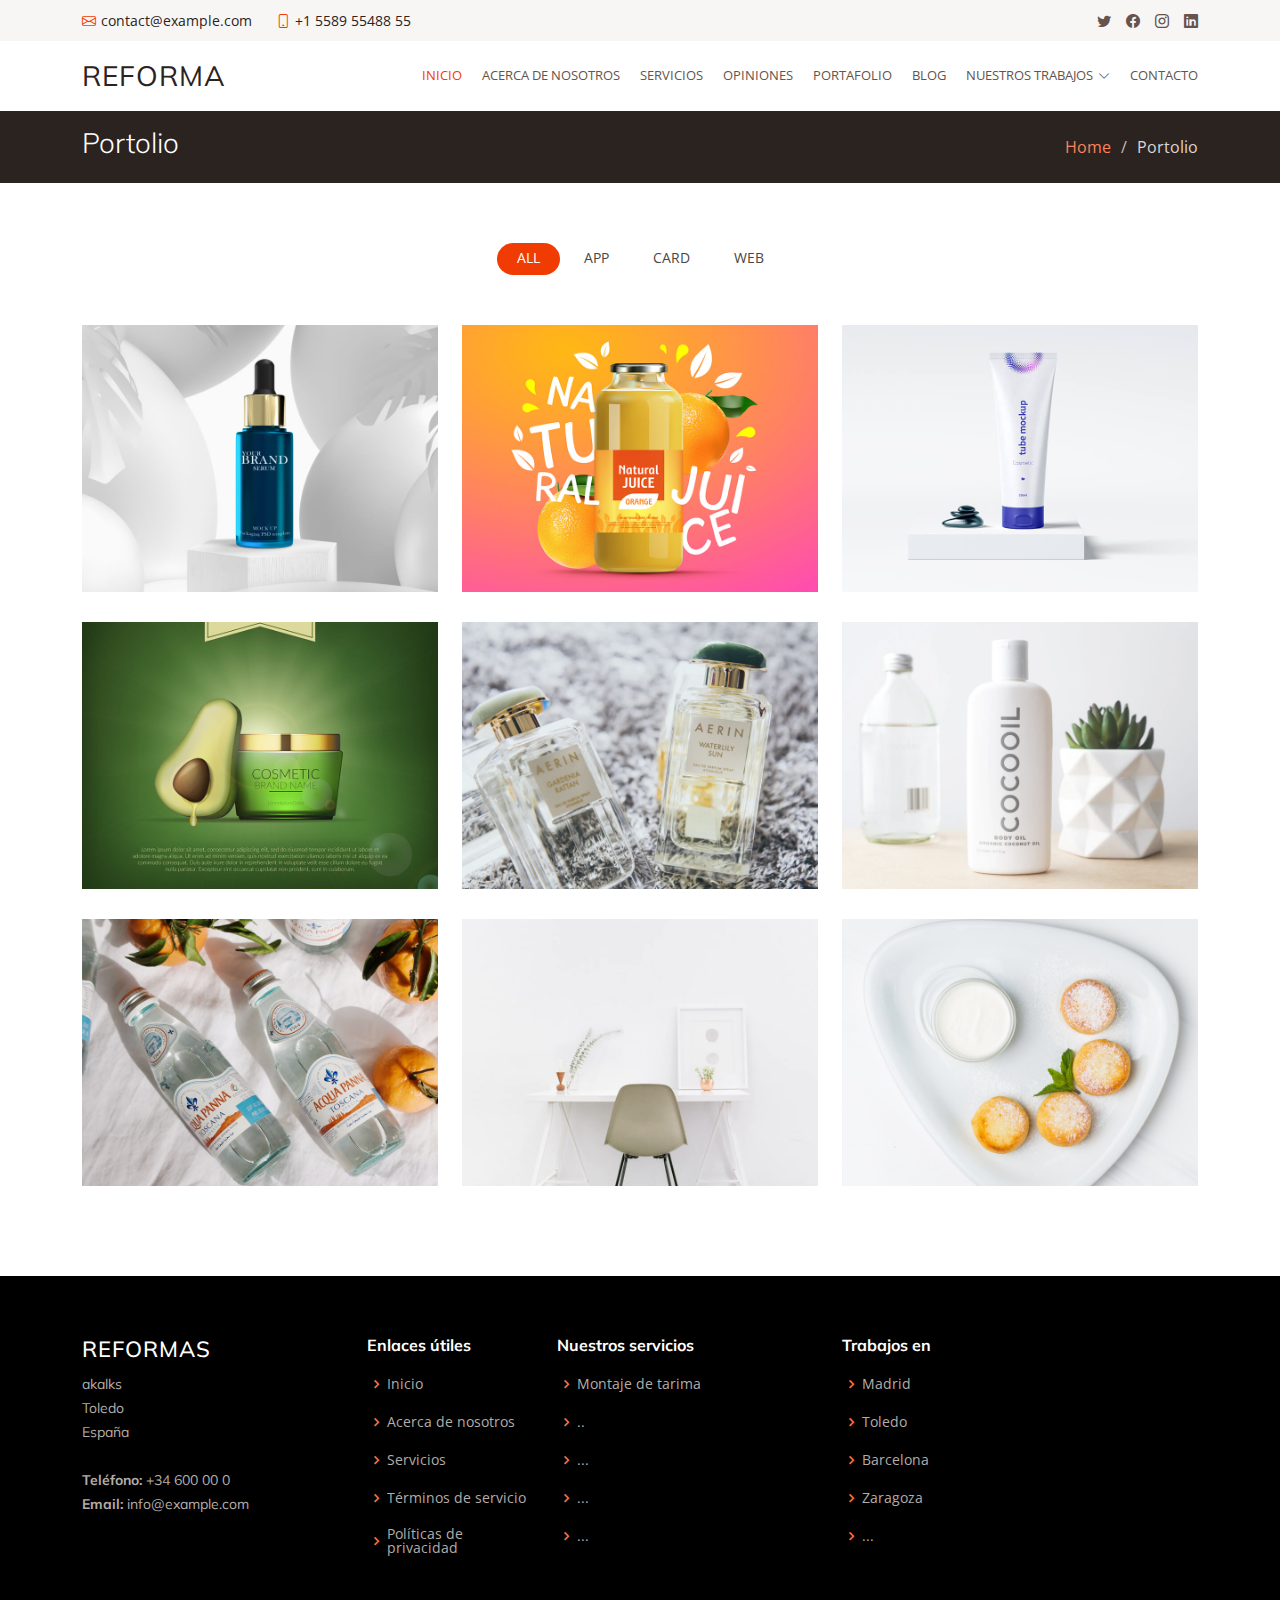
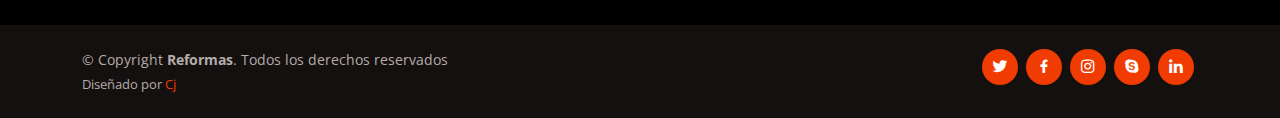
<file: portfolio.html>
<!DOCTYPE html>
<html lang="en">

<head>
  <meta charset="utf-8">
  <meta content="width=device-width, initial-scale=1.0" name="viewport">

  <title>Reforma   - Index</title>
  <meta content="" name="description">
  <meta content="" name="keywords">

  <!-- Favicons -->
  <link href="assets/img/favicon.png" rel="icon">
  <link href="assets/img/apple-touch-icon.png" rel="apple-touch-icon">

  <!-- Google Fonts -->
  <link href="https://fonts.googleapis.com/css?family=Open+Sans:300,300i,400,400i,600,600i,700,700i|Muli:300,300i,400,400i,500,500i,600,600i,700,700i|Poppins:300,300i,400,400i,500,500i,600,600i,700,700i" rel="stylesheet">

  <!-- Vendor CSS Files -->
  <link href="assets/vendor/animate.css/animate.min.css" rel="stylesheet">
  <link href="assets/vendor/aos/aos.css" rel="stylesheet">
  <link href="assets/vendor/bootstrap/css/bootstrap.min.css" rel="stylesheet">
  <link href="assets/vendor/bootstrap-icons/bootstrap-icons.css" rel="stylesheet">
  <link href="assets/vendor/boxicons/css/boxicons.min.css" rel="stylesheet">
  <link href="assets/vendor/glightbox/css/glightbox.min.css" rel="stylesheet">
  <link href="assets/vendor/swiper/swiper-bundle.min.css" rel="stylesheet">

  <!-- Template Main CSS File -->
  <link href="assets/css/style.css" rel="stylesheet">
</head>

<body>

  <!-- ======= Top Bar ======= -->
  <section id="topbar" class="d-flex align-items-center">
    <div class="container d-flex justify-content-center justify-content-md-between">
      <div class="contact-info d-flex align-items-center">
        <i class="bi bi-envelope d-flex align-items-center"><a href="mailto:contact@example.com">contact@example.com</a></i>
        <i class="bi bi-phone d-flex align-items-center ms-4"><span>+1 5589 55488 55</span></i>
      </div>
      <div class="social-links d-none d-md-flex align-items-center">
        <a href="#" class="twitter"><i class="bi bi-twitter"></i></a>
        <a href="#" class="facebook"><i class="bi bi-facebook"></i></a>
        <a href="#" class="instagram"><i class="bi bi-instagram"></i></a>
        <a href="#" class="linkedin"><i class="bi bi-linkedin"></i></i></a>
      </div>
    </div>
  </section>

  <!-- ======= Header ======= -->
  <header id="header" class="d-flex align-items-center">
    <div class="container d-flex justify-content-between">

      <div class="logo">
        <h1 class="text-light"><a href="index.html">Reforma</a></h1>
        <!-- Uncomment below if you prefer to use an image logo -->
        <!-- <a href="index.html"><img src="assets/img/logo.png" alt="" class="img-fluid"></a>-->
      </div>

      <nav id="navbar" class="navbar">
        <ul>
          <li><a class="active" href="index.html">Inicio</a></li>
          <li><a href="about.html">Acerca de nosotros</a></li>
          <li><a href="services.html">Servicios</a></li>
          <li><a href="testimonials.html">Opiniones</a></li>
          <li><a href="portfolio.html">Portafolio</a></li>
          <li><a href="blog.html">Blog</a></li>
          <li class="dropdown"><a href="#"><span>Nuestros trabajos</span> <i class="bi bi-chevron-down"></i></a>
            <ul>
              <li><a href="#">Drop Down 1</a></li>
              <li class="dropdown"><a href="#"><span>Deep Drop Down</span> <i class="bi bi-chevron-right"></i></a>
                <ul>
                  <li><a href="#">Deep Drop Down 1</a></li>
                  <li><a href="#">Deep Drop Down 2</a></li>
                  <li><a href="#">Deep Drop Down 3</a></li>
                  <li><a href="#">Deep Drop Down 4</a></li>
                  <li><a href="#">Deep Drop Down 5</a></li>
                </ul>
              </li>
              <li><a href="#">Drop Down 2</a></li>
              <li><a href="#">Drop Down 3</a></li>
              <li><a href="#">Drop Down 4</a></li>
            </ul>
          </li>
          <li><a href="contact.html">Contacto</a></li>
        </ul>
        <i class="bi bi-list mobile-nav-toggle"></i>
      </nav><!-- .navbar -->

    </div>
  </header><!-- End Header -->

  <main id="main">

    <!-- ======= Breadcrumbs ======= -->
    <section id="breadcrumbs" class="breadcrumbs">
      <div class="container">

        <div class="d-flex justify-content-between align-items-center">
          <h2>Portolio</h2>
          <ol>
            <li><a href="index.html">Home</a></li>
            <li>Portolio</li>
          </ol>
        </div>

      </div>
    </section><!-- End Breadcrumbs -->

    <!-- ======= Portfolio Section ======= -->
    <section id="portfolio" class="portfolio">
      <div class="container">

        <div class="row" data-aos="fade-up">
          <div class="col-lg-12 d-flex justify-content-center">
            <ul id="portfolio-flters">
              <li data-filter="*" class="filter-active">All</li>
              <li data-filter=".filter-app">App</li>
              <li data-filter=".filter-card">Card</li>
              <li data-filter=".filter-web">Web</li>
            </ul>
          </div>
        </div>

        <div class="row portfolio-container" data-aos="fade-up">

          <div class="col-lg-4 col-md-6 portfolio-item filter-app">
            <img src="assets/img/portfolio/portfolio-1.jpg" class="img-fluid" alt="">
            <div class="portfolio-info">
              <h4>App 1</h4>
              <p>App</p>
              <a href="assets/img/portfolio/portfolio-1.jpg" data-gallery="portfolioGallery" class="portfolio-lightbox preview-link" title="App 1"><i class="bx bx-plus"></i></a>
              <a href="portfolio-details.html" class="details-link" title="More Details"><i class="bx bx-link"></i></a>
            </div>
          </div>

          <div class="col-lg-4 col-md-6 portfolio-item filter-web">
            <img src="assets/img/portfolio/portfolio-2.jpg" class="img-fluid" alt="">
            <div class="portfolio-info">
              <h4>Web 3</h4>
              <p>Web</p>
              <a href="assets/img/portfolio/portfolio-2.jpg" data-gallery="portfolioGallery" class="portfolio-lightbox preview-link" title="Web 3"><i class="bx bx-plus"></i></a>
              <a href="portfolio-details.html" class="details-link" title="More Details"><i class="bx bx-link"></i></a>
            </div>
          </div>

          <div class="col-lg-4 col-md-6 portfolio-item filter-app">
            <img src="assets/img/portfolio/portfolio-3.jpg" class="img-fluid" alt="">
            <div class="portfolio-info">
              <h4>App 2</h4>
              <p>App</p>
              <a href="assets/img/portfolio/portfolio-3.jpg" data-gallery="portfolioGallery" class="portfolio-lightbox preview-link" title="App 2"><i class="bx bx-plus"></i></a>
              <a href="portfolio-details.html" class="details-link" title="More Details"><i class="bx bx-link"></i></a>
            </div>
          </div>

          <div class="col-lg-4 col-md-6 portfolio-item filter-card">
            <img src="assets/img/portfolio/portfolio-4.jpg" class="img-fluid" alt="">
            <div class="portfolio-info">
              <h4>Card 2</h4>
              <p>Card</p>
              <a href="assets/img/portfolio/portfolio-4.jpg" data-gallery="portfolioGallery" class="portfolio-lightbox preview-link" title="Card 2"><i class="bx bx-plus"></i></a>
              <a href="portfolio-details.html" class="details-link" title="More Details"><i class="bx bx-link"></i></a>
            </div>
          </div>

          <div class="col-lg-4 col-md-6 portfolio-item filter-web">
            <img src="assets/img/portfolio/portfolio-5.jpg" class="img-fluid" alt="">
            <div class="portfolio-info">
              <h4>Web 2</h4>
              <p>Web</p>
              <a href="assets/img/portfolio/portfolio-5.jpg" data-gallery="portfolioGallery" class="portfolio-lightbox preview-link" title="Web 2"><i class="bx bx-plus"></i></a>
              <a href="portfolio-details.html" class="details-link" title="More Details"><i class="bx bx-link"></i></a>
            </div>
          </div>

          <div class="col-lg-4 col-md-6 portfolio-item filter-app">
            <img src="assets/img/portfolio/portfolio-6.jpg" class="img-fluid" alt="">
            <div class="portfolio-info">
              <h4>App 3</h4>
              <p>App</p>
              <a href="assets/img/portfolio/portfolio-6.jpg" data-gallery="portfolioGallery" class="portfolio-lightbox preview-link" title="App 3"><i class="bx bx-plus"></i></a>
              <a href="portfolio-details.html" class="details-link" title="More Details"><i class="bx bx-link"></i></a>
            </div>
          </div>

          <div class="col-lg-4 col-md-6 portfolio-item filter-card">
            <img src="assets/img/portfolio/portfolio-7.jpg" class="img-fluid" alt="">
            <div class="portfolio-info">
              <h4>Card 1</h4>
              <p>Card</p>
              <a href="assets/img/portfolio/portfolio-7.jpg" data-gallery="portfolioGallery" class="portfolio-lightbox preview-link" title="Card 1"><i class="bx bx-plus"></i></a>
              <a href="portfolio-details.html" class="details-link" title="More Details"><i class="bx bx-link"></i></a>
            </div>
          </div>

          <div class="col-lg-4 col-md-6 portfolio-item filter-card">
            <img src="assets/img/portfolio/portfolio-8.jpg" class="img-fluid" alt="">
            <div class="portfolio-info">
              <h4>Card 3</h4>
              <p>Card</p>
              <a href="assets/img/portfolio/portfolio-8.jpg" data-gallery="portfolioGallery" class="portfolio-lightbox preview-link" title="Card 3"><i class="bx bx-plus"></i></a>
              <a href="portfolio-details.html" class="details-link" title="More Details"><i class="bx bx-link"></i></a>
            </div>
          </div>

          <div class="col-lg-4 col-md-6 portfolio-item filter-web">
            <img src="assets/img/portfolio/portfolio-9.jpg" class="img-fluid" alt="">
            <div class="portfolio-info">
              <h4>Web 3</h4>
              <p>Web</p>
              <a href="assets/img/portfolio/portfolio-9.jpg" data-gallery="portfolioGallery" class="portfolio-lightbox preview-link" title="Web 3"><i class="bx bx-plus"></i></a>
              <a href="portfolio-details.html" class="details-link" title="More Details"><i class="bx bx-link"></i></a>
            </div>
          </div>

        </div>

      </div>
    </section><!-- End Portfolio Section -->

  </main><!-- End #main -->

  <!-- ======= Footer ======= -->
  <footer id="footer">

    <div class="footer-top">
      <div class="container">
        <div class="row">

          <div class="col-lg-3 col-md-6 footer-contact">
            <h3>Reformas</h3>
            <p>
              akalks <br>
              Toledo<br>
              España <br><br>
              <strong>Teléfono:</strong> +34 600 00 0<br>
              <strong>Email:</strong> info@example.com<br>
            </p>
          </div>

          <div class="col-lg-2 col-md-6 footer-links">
            <h4>Enlaces útiles</h4>
            <ul>
              <li><i class="bx bx-chevron-right"></i> <a href="#">Inicio</a></li>
              <li><i class="bx bx-chevron-right"></i> <a href="#">Acerca de nosotros</a></li>
              <li><i class="bx bx-chevron-right"></i> <a href="#">Servicios</a></li>
              <li><i class="bx bx-chevron-right"></i> <a href="#">Términos de servicio</a></li>
              <li><i class="bx bx-chevron-right"></i> <a href="#">Políticas de privacidad </a></li>
            </ul>
          </div>

          <div class="col-lg-3 col-md-6 footer-links">
            <h4>Nuestros servicios</h4>
            <ul>
              <li><i class="bx bx-chevron-right"></i> <a href="#">Montaje de tarima</a></li>
              <li><i class="bx bx-chevron-right"></i> <a href="#">..</a></li>
              <li><i class="bx bx-chevron-right"></i> <a href="#">...</a></li>
              <li><i class="bx bx-chevron-right"></i> <a href="#">...</a></li>
              <li><i class="bx bx-chevron-right"></i> <a href="#">...</a></li>
            </ul>
          </div>

          <div class="col-lg-3 col-md-6 footer-links">
            <h4>Trabajos en</h4>
            <ul>
              <li><i class="bx bx-chevron-right"></i> <a href="#">Madrid</a></li>
              <li><i class="bx bx-chevron-right"></i> <a href="#">Toledo</a></li>
              <li><i class="bx bx-chevron-right"></i> <a href="#">Barcelona</a></li>
              <li><i class="bx bx-chevron-right"></i> <a href="#">Zaragoza</a></li>
              <li><i class="bx bx-chevron-right"></i> <a href="#">...</a></li>
            </ul>
          </div>
        

        </div>
      </div>
    </div>

    <div class="container d-md-flex py-4">

      <div class="me-md-auto text-center text-md-start">
        <div class="copyright">
          &copy; Copyright <strong><span>Reformas</span></strong>. Todos los derechos reservados
        </div>
        <div class="credits">
  
          Diseñado por <a href="">Cj</a>
        </div>
      </div>
      <div class="social-links text-center text-md-right pt-3 pt-md-0">
        <a href="#" class="twitter"><i class="bx bxl-twitter"></i></a>
        <a href="#" class="facebook"><i class="bx bxl-facebook"></i></a>
        <a href="#" class="instagram"><i class="bx bxl-instagram"></i></a>
        <a href="#" class="google-plus"><i class="bx bxl-skype"></i></a>
        <a href="#" class="linkedin"><i class="bx bxl-linkedin"></i></a>
      </div>
    </div>
  </footer>

  <a href="#" class="back-to-top d-flex align-items-center justify-content-center"><i class="bi bi-arrow-up-short"></i></a>

  <!-- Vendor JS Files -->
  <script src="assets/vendor/aos/aos.js"></script>
  <script src="assets/vendor/bootstrap/js/bootstrap.bundle.min.js"></script>
  <script src="assets/vendor/glightbox/js/glightbox.min.js"></script>
  <script src="assets/vendor/isotope-layout/isotope.pkgd.min.js"></script>
  <script src="assets/vendor/swiper/swiper-bundle.min.js"></script>
  <script src="assets/vendor/waypoints/noframework.waypoints.js"></script>
  <script src="assets/vendor/php-email-form/validate.js"></script>

  <!-- Template Main JS File -->
  <script src="assets/js/main.js"></script>

</body>

</html>
</file>
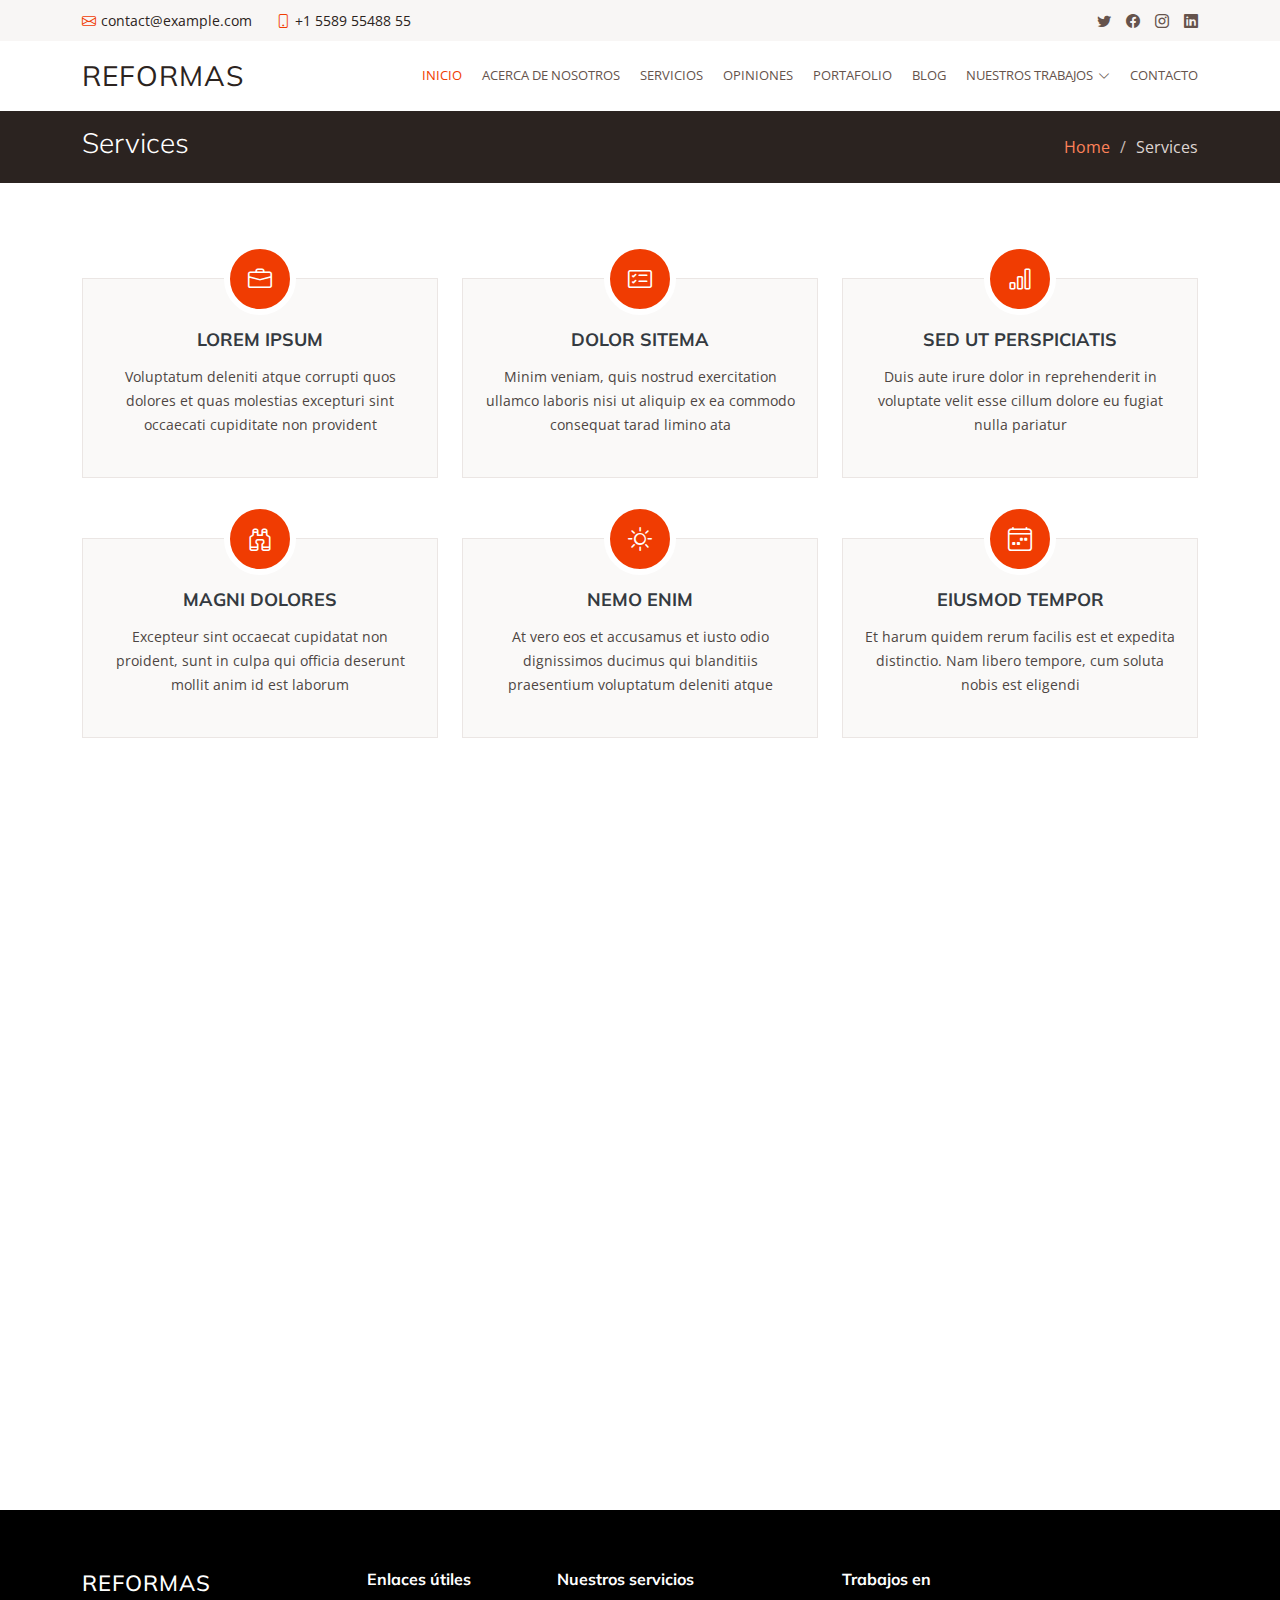
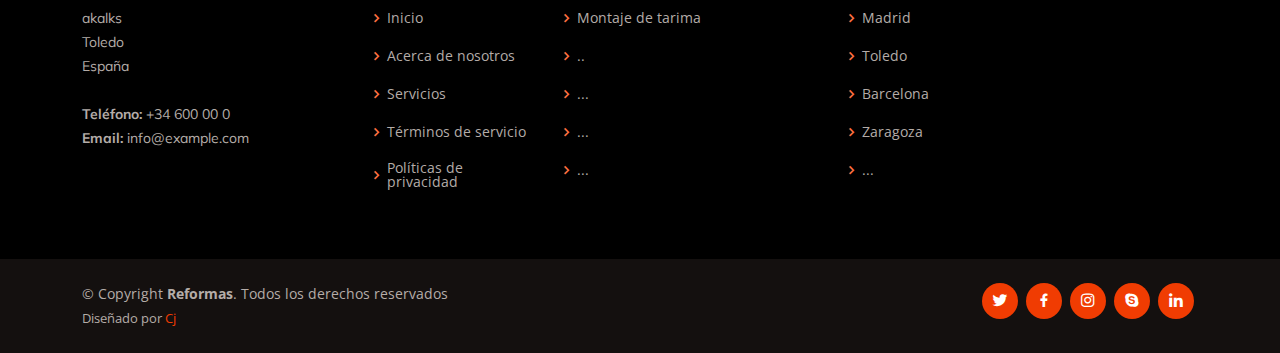
<file: services.html>
<!DOCTYPE html>
<html lang="en">

<head>
  <meta charset="utf-8">
  <meta content="width=device-width, initial-scale=1.0" name="viewport">

  <title>Reforma   - Index</title>
  <meta content="" name="description">
  <meta content="" name="keywords">

  <!-- Favicons -->
  <link href="assets/img/favicon.png" rel="icon">
  <link href="assets/img/apple-touch-icon.png" rel="apple-touch-icon">

  <!-- Google Fonts -->
  <link href="https://fonts.googleapis.com/css?family=Open+Sans:300,300i,400,400i,600,600i,700,700i|Muli:300,300i,400,400i,500,500i,600,600i,700,700i|Poppins:300,300i,400,400i,500,500i,600,600i,700,700i" rel="stylesheet">

  <!-- Vendor CSS Files -->
  <link href="assets/vendor/animate.css/animate.min.css" rel="stylesheet">
  <link href="assets/vendor/aos/aos.css" rel="stylesheet">
  <link href="assets/vendor/bootstrap/css/bootstrap.min.css" rel="stylesheet">
  <link href="assets/vendor/bootstrap-icons/bootstrap-icons.css" rel="stylesheet">
  <link href="assets/vendor/boxicons/css/boxicons.min.css" rel="stylesheet">
  <link href="assets/vendor/glightbox/css/glightbox.min.css" rel="stylesheet">
  <link href="assets/vendor/swiper/swiper-bundle.min.css" rel="stylesheet">

  <!-- Template Main CSS File -->
  <link href="assets/css/style.css" rel="stylesheet">
</head>

<body>

  <!-- ======= Top Bar ======= -->
  <section id="topbar" class="d-flex align-items-center">
    <div class="container d-flex justify-content-center justify-content-md-between">
      <div class="contact-info d-flex align-items-center">
        <i class="bi bi-envelope d-flex align-items-center"><a href="mailto:contact@example.com">contact@example.com</a></i>
        <i class="bi bi-phone d-flex align-items-center ms-4"><span>+1 5589 55488 55</span></i>
      </div>
      <div class="social-links d-none d-md-flex align-items-center">
        <a href="#" class="twitter"><i class="bi bi-twitter"></i></a>
        <a href="#" class="facebook"><i class="bi bi-facebook"></i></a>
        <a href="#" class="instagram"><i class="bi bi-instagram"></i></a>
        <a href="#" class="linkedin"><i class="bi bi-linkedin"></i></i></a>
      </div>
    </div>
  </section>

  <!-- ======= Header ======= -->
  <header id="header" class="d-flex align-items-center">
    <div class="container d-flex justify-content-between">

      <div class="logo">
        <h1 class="text-light"><a href="index.html">Reformas</a></h1>
        <!-- Uncomment below if you prefer to use an image logo -->
        <!-- <a href="index.html"><img src="assets/img/logo.png" alt="" class="img-fluid"></a>-->
      </div>

      <nav id="navbar" class="navbar">
        <ul>
          <li><a class="active" href="index.html">Inicio</a></li>
          <li><a href="about.html">Acerca de nosotros</a></li>
          <li><a href="services.html">Servicios</a></li>
          <li><a href="testimonials.html">Opiniones</a></li>
          <li><a href="portfolio.html">Portafolio</a></li>
          <li><a href="blog.html">Blog</a></li>
          <li class="dropdown"><a href="#"><span>Nuestros trabajos</span> <i class="bi bi-chevron-down"></i></a>
            <ul>
              <li><a href="#">Drop Down 1</a></li>
              <li class="dropdown"><a href="#"><span>Deep Drop Down</span> <i class="bi bi-chevron-right"></i></a>
                <ul>
                  <li><a href="#">Deep Drop Down 1</a></li>
                  <li><a href="#">Deep Drop Down 2</a></li>
                  <li><a href="#">Deep Drop Down 3</a></li>
                  <li><a href="#">Deep Drop Down 4</a></li>
                  <li><a href="#">Deep Drop Down 5</a></li>
                </ul>
              </li>
              <li><a href="#">Drop Down 2</a></li>
              <li><a href="#">Drop Down 3</a></li>
              <li><a href="#">Drop Down 4</a></li>
            </ul>
          </li>
          <li><a href="contact.html">Contacto</a></li>
        </ul>
        <i class="bi bi-list mobile-nav-toggle"></i>
      </nav><!-- .navbar -->

    </div>
  </header><!-- End Header -->

  <main id="main">

    <!-- ======= Breadcrumbs ======= -->
    <section id="breadcrumbs" class="breadcrumbs">
      <div class="container">

        <div class="d-flex justify-content-between align-items-center">
          <h2>Services</h2>
          <ol>
            <li><a href="index.html">Home</a></li>
            <li>Services</li>
          </ol>
        </div>

      </div>
    </section><!-- End Breadcrumbs -->

    <!-- ======= Services Section ======= -->
    <section id="services" class="services">
      <div class="container">

        <div class="row">
          <div class="col-lg-4 col-md-6">
            <div class="icon-box" data-aos="fade-up">
              <div class="icon"><i class="bi bi-briefcase"></i></div>
              <h4 class="title"><a href="">Lorem Ipsum</a></h4>
              <p class="description">Voluptatum deleniti atque corrupti quos dolores et quas molestias excepturi sint occaecati cupiditate non provident</p>
            </div>
          </div>
          <div class="col-lg-4 col-md-6">
            <div class="icon-box" data-aos="fade-up" data-aos-delay="100">
              <div class="icon"><i class="bi bi-card-checklist"></i></div>
              <h4 class="title"><a href="">Dolor Sitema</a></h4>
              <p class="description">Minim veniam, quis nostrud exercitation ullamco laboris nisi ut aliquip ex ea commodo consequat tarad limino ata</p>
            </div>
          </div>
          <div class="col-lg-4 col-md-6">
            <div class="icon-box" data-aos="fade-up" data-aos-delay="200">
              <div class="icon"><i class="bi bi-bar-chart"></i></div>
              <h4 class="title"><a href="">Sed ut perspiciatis</a></h4>
              <p class="description">Duis aute irure dolor in reprehenderit in voluptate velit esse cillum dolore eu fugiat nulla pariatur</p>
            </div>
          </div>
          <div class="col-lg-4 col-md-6">
            <div class="icon-box" data-aos="fade-up" data-aos-delay="200">
              <div class="icon"><i class="bi bi-binoculars"></i></div>
              <h4 class="title"><a href="">Magni Dolores</a></h4>
              <p class="description">Excepteur sint occaecat cupidatat non proident, sunt in culpa qui officia deserunt mollit anim id est laborum</p>
            </div>
          </div>
          <div class="col-lg-4 col-md-6">
            <div class="icon-box" data-aos="fade-up" data-aos-delay="300">
              <div class="icon"><i class="bi bi-brightness-high"></i></div>
              <h4 class="title"><a href="">Nemo Enim</a></h4>
              <p class="description">At vero eos et accusamus et iusto odio dignissimos ducimus qui blanditiis praesentium voluptatum deleniti atque</p>
            </div>
          </div>
          <div class="col-lg-4 col-md-6">
            <div class="icon-box" data-aos="fade-up" data-aos-delay="400">
              <div class="icon"><i class="bi bi-calendar4-week"></i></div>
              <h4 class="title"><a href="">Eiusmod Tempor</a></h4>
              <p class="description">Et harum quidem rerum facilis est et expedita distinctio. Nam libero tempore, cum soluta nobis est eligendi</p>
            </div>
          </div>
        </div>

      </div>
    </section><!-- End Services Section -->

    <!-- ======= Features Section ======= -->
    <section id="features" class="features">
      <div class="container">

        <div class="section-title" data-aos="fade-up">
          <h2>Some <strong>Features</strong> we do provide</h2>
          <p>Magnam dolores commodi suscipit. Necessitatibus eius consequatur ex aliquid fuga eum quidem. Sit sint consectetur velit. Quisquam quos quisquam cupiditate. Et nemo qui impedit suscipit alias ea. Quia fugiat sit in iste officiis commodi quidem hic quas.</p>
        </div>

        <div class="row">
          <div class="col-lg-4 mb-5 mb-lg-0" data-aos="fade-right">
            <ul class="nav nav-tabs flex-column">
              <li class="nav-item">
                <a class="nav-link active show" data-bs-toggle="tab" href="#tab-1">
                  <h4>Modi sit est</h4>
                  <p>Quis excepturi porro totam sint earum quo nulla perspiciatis eius.</p>
                </a>
              </li>
              <li class="nav-item mt-2">
                <a class="nav-link" data-bs-toggle="tab" href="#tab-2">
                  <h4>Unde praesentium sed</h4>
                  <p>Voluptas vel esse repudiandae quo excepturi.</p>
                </a>
              </li>
              <li class="nav-item mt-2">
                <a class="nav-link" data-bs-toggle="tab" href="#tab-3">
                  <h4>Pariatur explicabo vel</h4>
                  <p>Velit veniam ipsa sit nihil blanditiis mollitia natus.</p>
                </a>
              </li>
              <li class="nav-item mt-2">
                <a class="nav-link" data-bs-toggle="tab" href="#tab-4">
                  <h4>Nostrum qui quasi</h4>
                  <p>Ratione hic sapiente nostrum doloremque illum nulla praesentium id</p>
                </a>
              </li>
            </ul>
          </div>
          <div class="col-lg-7 ml-auto" data-aos="fade-left" data-aos-delay="100">
            <div class="tab-content">
              <div class="tab-pane active show" id="tab-1">
                <figure>
                  <img src="assets/img/features-1.png" alt="" class="img-fluid">
                </figure>
              </div>
              <div class="tab-pane" id="tab-2">
                <figure>
                  <img src="assets/img/features-2.png" alt="" class="img-fluid">
                </figure>
              </div>
              <div class="tab-pane" id="tab-3">
                <figure>
                  <img src="assets/img/features-3.png" alt="" class="img-fluid">
                </figure>
              </div>
              <div class="tab-pane" id="tab-4">
                <figure>
                  <img src="assets/img/features-4.png" alt="" class="img-fluid">
                </figure>
              </div>
            </div>
          </div>
        </div>

      </div>
    </section><!-- End Features Section -->

  </main><!-- End #main -->

   <!-- ======= Footer ======= -->
   <footer id="footer">

    <div class="footer-top">
      <div class="container">
        <div class="row">

          <div class="col-lg-3 col-md-6 footer-contact">
            <h3>Reformas</h3>
            <p>
              akalks <br>
              Toledo<br>
              España <br><br>
              <strong>Teléfono:</strong> +34 600 00 0<br>
              <strong>Email:</strong> info@example.com<br>
            </p>
          </div>

          <div class="col-lg-2 col-md-6 footer-links">
            <h4>Enlaces útiles</h4>
            <ul>
              <li><i class="bx bx-chevron-right"></i> <a href="#">Inicio</a></li>
              <li><i class="bx bx-chevron-right"></i> <a href="#">Acerca de nosotros</a></li>
              <li><i class="bx bx-chevron-right"></i> <a href="#">Servicios</a></li>
              <li><i class="bx bx-chevron-right"></i> <a href="#">Términos de servicio</a></li>
              <li><i class="bx bx-chevron-right"></i> <a href="#">Políticas de privacidad </a></li>
            </ul>
          </div>

          <div class="col-lg-3 col-md-6 footer-links">
            <h4>Nuestros servicios</h4>
            <ul>
              <li><i class="bx bx-chevron-right"></i> <a href="#">Montaje de tarima</a></li>
              <li><i class="bx bx-chevron-right"></i> <a href="#">..</a></li>
              <li><i class="bx bx-chevron-right"></i> <a href="#">...</a></li>
              <li><i class="bx bx-chevron-right"></i> <a href="#">...</a></li>
              <li><i class="bx bx-chevron-right"></i> <a href="#">...</a></li>
            </ul>
          </div>

          <div class="col-lg-3 col-md-6 footer-links">
            <h4>Trabajos en</h4>
            <ul>
              <li><i class="bx bx-chevron-right"></i> <a href="#">Madrid</a></li>
              <li><i class="bx bx-chevron-right"></i> <a href="#">Toledo</a></li>
              <li><i class="bx bx-chevron-right"></i> <a href="#">Barcelona</a></li>
              <li><i class="bx bx-chevron-right"></i> <a href="#">Zaragoza</a></li>
              <li><i class="bx bx-chevron-right"></i> <a href="#">...</a></li>
            </ul>
          </div>
        

        </div>
      </div>
    </div>

    <div class="container d-md-flex py-4">

      <div class="me-md-auto text-center text-md-start">
        <div class="copyright">
          &copy; Copyright <strong><span>Reformas</span></strong>. Todos los derechos reservados
        </div>
        <div class="credits">
  
          Diseñado por <a href="">Cj</a>
        </div>
      </div>
      <div class="social-links text-center text-md-right pt-3 pt-md-0">
        <a href="#" class="twitter"><i class="bx bxl-twitter"></i></a>
        <a href="#" class="facebook"><i class="bx bxl-facebook"></i></a>
        <a href="#" class="instagram"><i class="bx bxl-instagram"></i></a>
        <a href="#" class="google-plus"><i class="bx bxl-skype"></i></a>
        <a href="#" class="linkedin"><i class="bx bxl-linkedin"></i></a>
      </div>
    </div>
  </footer>

  <a href="#" class="back-to-top d-flex align-items-center justify-content-center"><i class="bi bi-arrow-up-short"></i></a>

  <!-- Vendor JS Files -->
  <script src="assets/vendor/aos/aos.js"></script>
  <script src="assets/vendor/bootstrap/js/bootstrap.bundle.min.js"></script>
  <script src="assets/vendor/glightbox/js/glightbox.min.js"></script>
  <script src="assets/vendor/isotope-layout/isotope.pkgd.min.js"></script>
  <script src="assets/vendor/swiper/swiper-bundle.min.js"></script>
  <script src="assets/vendor/waypoints/noframework.waypoints.js"></script>
  <script src="assets/vendor/php-email-form/validate.js"></script>

  <!-- Template Main JS File -->
  <script src="assets/js/main.js"></script>

</body>

</html>
</file>
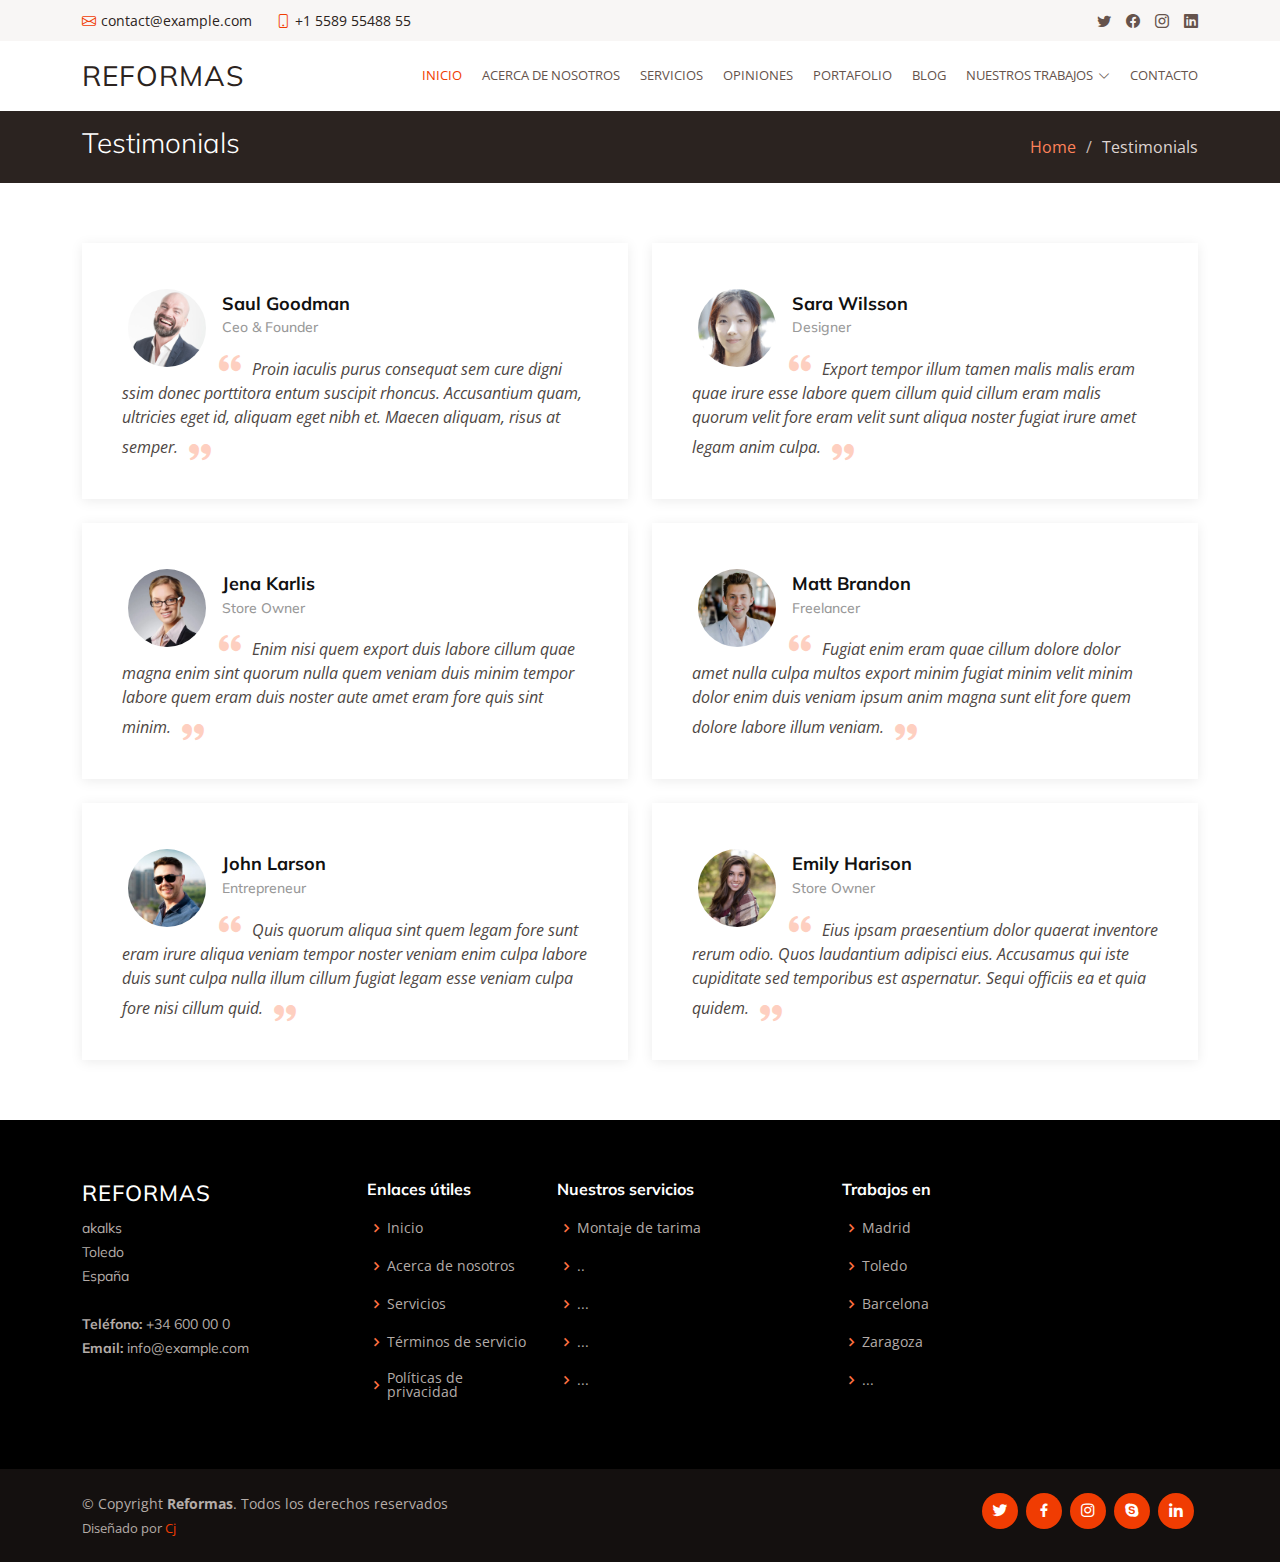
<file: testimonials.html>
<!DOCTYPE html>
<html lang="en">

<head>
  <meta charset="utf-8">
  <meta content="width=device-width, initial-scale=1.0" name="viewport">

  <title>Reforma   - Index</title>
  <meta content="" name="description">
  <meta content="" name="keywords">

  <!-- Favicons -->
  <link href="assets/img/favicon.png" rel="icon">
  <link href="assets/img/apple-touch-icon.png" rel="apple-touch-icon">

  <!-- Google Fonts -->
  <link href="https://fonts.googleapis.com/css?family=Open+Sans:300,300i,400,400i,600,600i,700,700i|Muli:300,300i,400,400i,500,500i,600,600i,700,700i|Poppins:300,300i,400,400i,500,500i,600,600i,700,700i" rel="stylesheet">

  <!-- Vendor CSS Files -->
  <link href="assets/vendor/animate.css/animate.min.css" rel="stylesheet">
  <link href="assets/vendor/aos/aos.css" rel="stylesheet">
  <link href="assets/vendor/bootstrap/css/bootstrap.min.css" rel="stylesheet">
  <link href="assets/vendor/bootstrap-icons/bootstrap-icons.css" rel="stylesheet">
  <link href="assets/vendor/boxicons/css/boxicons.min.css" rel="stylesheet">
  <link href="assets/vendor/glightbox/css/glightbox.min.css" rel="stylesheet">
  <link href="assets/vendor/swiper/swiper-bundle.min.css" rel="stylesheet">

  <!-- Template Main CSS File -->
  <link href="assets/css/style.css" rel="stylesheet">
</head>

<body>

  <!-- ======= Top Bar ======= -->
  <section id="topbar" class="d-flex align-items-center">
    <div class="container d-flex justify-content-center justify-content-md-between">
      <div class="contact-info d-flex align-items-center">
        <i class="bi bi-envelope d-flex align-items-center"><a href="mailto:contact@example.com">contact@example.com</a></i>
        <i class="bi bi-phone d-flex align-items-center ms-4"><span>+1 5589 55488 55</span></i>
      </div>
      <div class="social-links d-none d-md-flex align-items-center">
        <a href="#" class="twitter"><i class="bi bi-twitter"></i></a>
        <a href="#" class="facebook"><i class="bi bi-facebook"></i></a>
        <a href="#" class="instagram"><i class="bi bi-instagram"></i></a>
        <a href="#" class="linkedin"><i class="bi bi-linkedin"></i></i></a>
      </div>
    </div>
  </section>

  <!-- ======= Header ======= -->
  <header id="header" class="d-flex align-items-center">
    <div class="container d-flex justify-content-between">

      <div class="logo">
        <h1 class="text-light"><a href="index.html">Reformas</a></h1>
        <!-- Uncomment below if you prefer to use an image logo -->
        <!-- <a href="index.html"><img src="assets/img/logo.png" alt="" class="img-fluid"></a>-->
      </div>
      <nav id="navbar" class="navbar">
        <ul>
          <li><a class="active" href="index.html">Inicio</a></li>
          <li><a href="about.html">Acerca de nosotros</a></li>
          <li><a href="services.html">Servicios</a></li>
          <li><a href="testimonials.html">Opiniones</a></li>
          <li><a href="portfolio.html">Portafolio</a></li>
          <li><a href="blog.html">Blog</a></li>
          <li class="dropdown"><a href="#"><span>Nuestros trabajos</span> <i class="bi bi-chevron-down"></i></a>
            <ul>
              <li><a href="#">Drop Down 1</a></li>
              <li class="dropdown"><a href="#"><span>Deep Drop Down</span> <i class="bi bi-chevron-right"></i></a>
                <ul>
                  <li><a href="#">Deep Drop Down 1</a></li>
                  <li><a href="#">Deep Drop Down 2</a></li>
                  <li><a href="#">Deep Drop Down 3</a></li>
                  <li><a href="#">Deep Drop Down 4</a></li>
                  <li><a href="#">Deep Drop Down 5</a></li>
                </ul>
              </li>
              <li><a href="#">Drop Down 2</a></li>
              <li><a href="#">Drop Down 3</a></li>
              <li><a href="#">Drop Down 4</a></li>
            </ul>
          </li>
          <li><a href="contact.html">Contacto</a></li>
        </ul>
        <i class="bi bi-list mobile-nav-toggle"></i>
      </nav><!-- .navbar -->

    </div>
  </header><!-- End Header -->

  <main id="main">

    <!-- ======= Breadcrumbs ======= -->
    <section id="breadcrumbs" class="breadcrumbs">
      <div class="container">

        <div class="d-flex justify-content-between align-items-center">
          <h2>Testimonials</h2>
          <ol>
            <li><a href="index.html">Home</a></li>
            <li>Testimonials</li>
          </ol>
        </div>

      </div>
    </section><!-- End Breadcrumbs -->

    <!-- ======= Testimonials Section ======= -->
    <section id="testimonials" class="testimonials">
      <div class="container">

        <div class="row">

          <div class="col-lg-6" data-aos="fade-up">
            <div class="testimonial-item">
              <img src="assets/img/testimonials/testimonials-1.jpg" class="testimonial-img" alt="">
              <h3>Saul Goodman</h3>
              <h4>Ceo &amp; Founder</h4>
              <p>
                <i class="bx bxs-quote-alt-left quote-icon-left"></i>
                Proin iaculis purus consequat sem cure digni ssim donec porttitora entum suscipit rhoncus. Accusantium quam, ultricies eget id, aliquam eget nibh et. Maecen aliquam, risus at semper.
                <i class="bx bxs-quote-alt-right quote-icon-right"></i>
              </p>
            </div>
          </div>

          <div class="col-lg-6" data-aos="fade-up" data-aos-delay="100">
            <div class="testimonial-item mt-4 mt-lg-0">
              <img src="assets/img/testimonials/testimonials-2.jpg" class="testimonial-img" alt="">
              <h3>Sara Wilsson</h3>
              <h4>Designer</h4>
              <p>
                <i class="bx bxs-quote-alt-left quote-icon-left"></i>
                Export tempor illum tamen malis malis eram quae irure esse labore quem cillum quid cillum eram malis quorum velit fore eram velit sunt aliqua noster fugiat irure amet legam anim culpa.
                <i class="bx bxs-quote-alt-right quote-icon-right"></i>
              </p>
            </div>
          </div>

          <div class="col-lg-6" data-aos="fade-up" data-aos-delay="200">
            <div class="testimonial-item mt-4">
              <img src="assets/img/testimonials/testimonials-3.jpg" class="testimonial-img" alt="">
              <h3>Jena Karlis</h3>
              <h4>Store Owner</h4>
              <p>
                <i class="bx bxs-quote-alt-left quote-icon-left"></i>
                Enim nisi quem export duis labore cillum quae magna enim sint quorum nulla quem veniam duis minim tempor labore quem eram duis noster aute amet eram fore quis sint minim.
                <i class="bx bxs-quote-alt-right quote-icon-right"></i>
              </p>
            </div>
          </div>

          <div class="col-lg-6" data-aos="fade-up" data-aos-delay="300">
            <div class="testimonial-item mt-4">
              <img src="assets/img/testimonials/testimonials-4.jpg" class="testimonial-img" alt="">
              <h3>Matt Brandon</h3>
              <h4>Freelancer</h4>
              <p>
                <i class="bx bxs-quote-alt-left quote-icon-left"></i>
                Fugiat enim eram quae cillum dolore dolor amet nulla culpa multos export minim fugiat minim velit minim dolor enim duis veniam ipsum anim magna sunt elit fore quem dolore labore illum veniam.
                <i class="bx bxs-quote-alt-right quote-icon-right"></i>
              </p>
            </div>
          </div>

          <div class="col-lg-6" data-aos="fade-up" data-aos-delay="400">
            <div class="testimonial-item mt-4">
              <img src="assets/img/testimonials/testimonials-5.jpg" class="testimonial-img" alt="">
              <h3>John Larson</h3>
              <h4>Entrepreneur</h4>
              <p>
                <i class="bx bxs-quote-alt-left quote-icon-left"></i>
                Quis quorum aliqua sint quem legam fore sunt eram irure aliqua veniam tempor noster veniam enim culpa labore duis sunt culpa nulla illum cillum fugiat legam esse veniam culpa fore nisi cillum quid.
                <i class="bx bxs-quote-alt-right quote-icon-right"></i>
              </p>
            </div>
          </div>

          <div class="col-lg-6" data-aos="fade-up" data-aos-delay="500">
            <div class="testimonial-item mt-4">
              <img src="assets/img/testimonials/testimonials-6.jpg" class="testimonial-img" alt="">
              <h3>Emily Harison</h3>
              <h4>Store Owner</h4>
              <p>
                <i class="bx bxs-quote-alt-left quote-icon-left"></i>
                Eius ipsam praesentium dolor quaerat inventore rerum odio. Quos laudantium adipisci eius. Accusamus qui iste cupiditate sed temporibus est aspernatur. Sequi officiis ea et quia quidem.
                <i class="bx bxs-quote-alt-right quote-icon-right"></i>
              </p>
            </div>
          </div>

        </div>

      </div>
    </section><!-- End Testimonials Section -->

  </main><!-- End #main -->

  <!-- ======= Footer ======= -->
  <footer id="footer">

    <div class="footer-top">
      <div class="container">
        <div class="row">

          <div class="col-lg-3 col-md-6 footer-contact">
            <h3>Reformas</h3>
            <p>
              akalks <br>
              Toledo<br>
              España <br><br>
              <strong>Teléfono:</strong> +34 600 00 0<br>
              <strong>Email:</strong> info@example.com<br>
            </p>
          </div>

          <div class="col-lg-2 col-md-6 footer-links">
            <h4>Enlaces útiles</h4>
            <ul>
              <li><i class="bx bx-chevron-right"></i> <a href="#">Inicio</a></li>
              <li><i class="bx bx-chevron-right"></i> <a href="#">Acerca de nosotros</a></li>
              <li><i class="bx bx-chevron-right"></i> <a href="#">Servicios</a></li>
              <li><i class="bx bx-chevron-right"></i> <a href="#">Términos de servicio</a></li>
              <li><i class="bx bx-chevron-right"></i> <a href="#">Políticas de privacidad </a></li>
            </ul>
          </div>

          <div class="col-lg-3 col-md-6 footer-links">
            <h4>Nuestros servicios</h4>
            <ul>
              <li><i class="bx bx-chevron-right"></i> <a href="#">Montaje de tarima</a></li>
              <li><i class="bx bx-chevron-right"></i> <a href="#">..</a></li>
              <li><i class="bx bx-chevron-right"></i> <a href="#">...</a></li>
              <li><i class="bx bx-chevron-right"></i> <a href="#">...</a></li>
              <li><i class="bx bx-chevron-right"></i> <a href="#">...</a></li>
            </ul>
          </div>

          <div class="col-lg-3 col-md-6 footer-links">
            <h4>Trabajos en</h4>
            <ul>
              <li><i class="bx bx-chevron-right"></i> <a href="#">Madrid</a></li>
              <li><i class="bx bx-chevron-right"></i> <a href="#">Toledo</a></li>
              <li><i class="bx bx-chevron-right"></i> <a href="#">Barcelona</a></li>
              <li><i class="bx bx-chevron-right"></i> <a href="#">Zaragoza</a></li>
              <li><i class="bx bx-chevron-right"></i> <a href="#">...</a></li>
            </ul>
          </div>
        

        </div>
      </div>
    </div>

    <div class="container d-md-flex py-4">

      <div class="me-md-auto text-center text-md-start">
        <div class="copyright">
          &copy; Copyright <strong><span>Reformas</span></strong>. Todos los derechos reservados
        </div>
        <div class="credits">
  
          Diseñado por <a href="">Cj</a>
        </div>
      </div>
      <div class="social-links text-center text-md-right pt-3 pt-md-0">
        <a href="#" class="twitter"><i class="bx bxl-twitter"></i></a>
        <a href="#" class="facebook"><i class="bx bxl-facebook"></i></a>
        <a href="#" class="instagram"><i class="bx bxl-instagram"></i></a>
        <a href="#" class="google-plus"><i class="bx bxl-skype"></i></a>
        <a href="#" class="linkedin"><i class="bx bxl-linkedin"></i></a>
      </div>
    </div>
  </footer>

  <a href="#" class="back-to-top d-flex align-items-center justify-content-center"><i class="bi bi-arrow-up-short"></i></a>

  <!-- Vendor JS Files -->
  <script src="assets/vendor/aos/aos.js"></script>
  <script src="assets/vendor/bootstrap/js/bootstrap.bundle.min.js"></script>
  <script src="assets/vendor/glightbox/js/glightbox.min.js"></script>
  <script src="assets/vendor/isotope-layout/isotope.pkgd.min.js"></script>
  <script src="assets/vendor/swiper/swiper-bundle.min.js"></script>
  <script src="assets/vendor/waypoints/noframework.waypoints.js"></script>
  <script src="assets/vendor/php-email-form/validate.js"></script>

  <!-- Template Main JS File -->
  <script src="assets/js/main.js"></script>

</body>

</html>
</file>
<file: assets/css/style.css>
/**
* Template Name: Flattern
* Updated: Jul 27 2023 with Bootstrap v5.3.1
* Template URL: https://bootstrapmade.com/flattern-multipurpose-bootstrap-template/
* Author: BootstrapMade.com
* License: https://bootstrapmade.com/license/
*/


/*--------------------------------------------------------------
# General
--------------------------------------------------------------*/

body {
    font-family: "Open Sans", sans-serif;
    color: #4d4643;
}

a {
    color: #f03c02;
    text-decoration: none;
}

a:hover {
    color: #fd5c28;
    text-decoration: none;
}

h1,
h2,
h3,
h4,
h5,
h6 {
    font-family: "Muli", sans-serif;
}


/*--------------------------------------------------------------
# Back to top button
--------------------------------------------------------------*/

.back-to-top {
    position: fixed;
    visibility: hidden;
    opacity: 0;
    right: 15px;
    bottom: 15px;
    z-index: 996;
    background: #f03c02;
    width: 40px;
    height: 40px;
    border-radius: 4px;
    transition: all 0.4s;
}

.back-to-top i {
    font-size: 28px;
    color: #fff;
    line-height: 0;
}

.back-to-top:hover {
    background: #fd541e;
    color: #fff;
}

.back-to-top.active {
    visibility: visible;
    opacity: 1;
}


/*--------------------------------------------------------------
# Disable AOS delay on mobile
--------------------------------------------------------------*/

@media screen and (max-width: 768px) {
    [data-aos-delay] {
        transition-delay: 0 !important;
    }
}


/*--------------------------------------------------------------
# Top Bar
--------------------------------------------------------------*/

#topbar {
    background: #f8f6f5;
    padding: 10px 0;
    font-size: 14px;
}

#topbar .contact-info i {
    font-style: normal;
    color: #f03c02;
}

#topbar .contact-info i a,
#topbar .contact-info i span {
    padding-left: 5px;
    color: #2b2320;
}

#topbar .contact-info i a {
    line-height: 0;
    transition: 0.3s;
}

#topbar .contact-info i a:hover {
    color: #f03c02;
}

#topbar .social-links a {
    color: #65534c;
    line-height: 0;
    transition: 0.3s;
    margin-left: 15px;
}

#topbar .social-links a:hover {
    color: #f03c02;
}


/*--------------------------------------------------------------
# Header
--------------------------------------------------------------*/

#header {
    height: 70px;
    transition: all 0.5s;
    z-index: 997;
    transition: all 0.5s;
    background: #fff;
}

#header.fixed-top {
    box-shadow: 0px 0px 20px 0px rgba(0, 0, 0, 0.1);
}

#header .logo h1 {
    font-size: 28px;
    margin: 0;
    padding: 10px 0;
    line-height: 1;
    font-weight: 400;
    letter-spacing: 1px;
    text-transform: uppercase;
}

#header .logo h1 a,
#header .logo h1 a:hover {
    color: #2b2320;
    text-decoration: none;
}

#header .logo img {
    padding: 0;
    margin: 0;
    max-height: 40px;
}

.scrolled-offset {
    margin-top: 70px;
}


/*--------------------------------------------------------------
# Navigation Menu
--------------------------------------------------------------*/


/**
* Desktop Navigation 
*/

.navbar {
    padding: 0;
}

.navbar ul {
    margin: 0;
    padding: 0;
    display: flex;
    list-style: none;
    align-items: center;
}

.navbar li {
    position: relative;
}

.navbar a,
.navbar a:focus {
    display: flex;
    align-items: center;
    justify-content: space-between;
    padding: 10px 0 10px 20px;
    font-size: 13px;
    color: #65534c;
    white-space: nowrap;
    text-transform: uppercase;
    transition: 0.3s;
}

.navbar a i,
.navbar a:focus i {
    font-size: 12px;
    line-height: 0;
    margin-left: 5px;
}

.navbar a:hover,
.navbar .active,
.navbar .active:focus,
.navbar li:hover>a {
    color: #f03c02;
}

.navbar .getstarted,
.navbar .getstarted:focus {
    background: #f03c02;
    padding: 8px 20px;
    margin-left: 30px;
    border-radius: 4px;
    color: #fff;
}

.navbar .getstarted:hover,
.navbar .getstarted:focus:hover {
    color: #fff;
    background: #fd490f;
}

.navbar .dropdown ul {
    display: block;
    position: absolute;
    left: 14px;
    top: calc(100% + 30px);
    margin: 0;
    padding: 10px 0;
    z-index: 99;
    opacity: 0;
    visibility: hidden;
    background: #fff;
    box-shadow: 0px 0px 30px rgba(127, 137, 161, 0.25);
    transition: 0.3s;
}

.navbar .dropdown ul li {
    min-width: 200px;
}

.navbar .dropdown ul a {
    padding: 10px 20px;
    font-size: 13px;
    text-transform: none;
    font-weight: 500;
    color: #581601;
}

.navbar .dropdown ul a i {
    font-size: 12px;
}

.navbar .dropdown ul a:hover,
.navbar .dropdown ul .active:hover,
.navbar .dropdown ul li:hover>a {
    color: #f03c02;
}

.navbar .dropdown:hover>ul {
    opacity: 1;
    top: 100%;
    visibility: visible;
}

.navbar .dropdown .dropdown ul {
    top: 0;
    left: calc(100% - 30px);
    visibility: hidden;
}

.navbar .dropdown .dropdown:hover>ul {
    opacity: 1;
    top: 0;
    left: 100%;
    visibility: visible;
}

@media (max-width: 1366px) {
    .navbar .dropdown .dropdown ul {
        left: -90%;
    }
    .navbar .dropdown .dropdown:hover>ul {
        left: -100%;
    }
}


/**
* Mobile Navigation 
*/

.mobile-nav-toggle {
    color: #2b2320;
    font-size: 28px;
    cursor: pointer;
    display: none;
    line-height: 0;
    transition: 0.5s;
}

.mobile-nav-toggle.bi-x {
    color: #fff;
}

@media (max-width: 991px) {
    .mobile-nav-toggle {
        display: block;
    }
    .navbar ul {
        display: none;
    }
}

.navbar-mobile {
    position: fixed;
    overflow: hidden;
    top: 0;
    right: 0;
    left: 0;
    bottom: 0;
    background: rgba(14, 11, 10, 0.9);
    transition: 0.3s;
    z-index: 999;
}

.navbar-mobile .mobile-nav-toggle {
    position: absolute;
    top: 15px;
    right: 15px;
}

.navbar-mobile ul {
    display: block;
    position: absolute;
    top: 55px;
    right: 15px;
    bottom: 15px;
    left: 15px;
    padding: 10px 0;
    background-color: #fff;
    overflow-y: auto;
    transition: 0.3s;
}

.navbar-mobile a,
.navbar-mobile a:focus {
    padding: 10px 20px;
    font-size: 15px;
    color: #581601;
}

.navbar-mobile a:hover,
.navbar-mobile .active,
.navbar-mobile li:hover>a {
    color: #f03c02;
}

.navbar-mobile .getstarted,
.navbar-mobile .getstarted:focus {
    margin: 15px;
}

.navbar-mobile .dropdown ul {
    position: static;
    display: none;
    margin: 10px 20px;
    padding: 10px 0;
    z-index: 99;
    opacity: 1;
    visibility: visible;
    background: #fff;
    box-shadow: 0px 0px 30px rgba(127, 137, 161, 0.25);
}

.navbar-mobile .dropdown ul li {
    min-width: 200px;
}

.navbar-mobile .dropdown ul a {
    padding: 10px 20px;
}

.navbar-mobile .dropdown ul a i {
    font-size: 12px;
}

.navbar-mobile .dropdown ul a:hover,
.navbar-mobile .dropdown ul .active:hover,
.navbar-mobile .dropdown ul li:hover>a {
    color: #f03c02;
}

.navbar-mobile .dropdown>.dropdown-active {
    display: block;
}


/*--------------------------------------------------------------
# Hero Section
--------------------------------------------------------------*/

#hero {
    width: 100%;
    height: 70vh;
    overflow: hidden;
    position: relative;
    padding: 0;
}

#hero .carousel,
#hero .carousel-inner,
#hero .carousel-item,
#hero .carousel-item::before {
    background-size: cover;
    background-position: center;
    background-repeat: no-repeat;
    position: absolute;
    top: 0;
    right: 0;
    left: 0;
    bottom: 0;
}

#hero .carousel-container {
    display: flex;
    align-items: flex-end;
    justify-content: center;
    position: absolute;
    bottom: 60px;
    top: 110px;
    left: 50px;
    right: 50px;
}

#hero .carousel-content {
    background: rgba(28, 23, 21, 0.7);
    padding: 20px;
    color: #fff;
    animation-duration: 0.5s;
    border-top: 5px solid #f03c02;
}

#hero .carousel-content h2 {
    color: #fff;
    margin-bottom: 30px;
    font-size: 28px;
    font-weight: 700;
}

#hero .btn-get-started {
    font-family: "Muli", sans-serif;
    font-weight: 500;
    font-size: 14px;
    letter-spacing: 1px;
    display: inline-block;
    padding: 12px 32px;
    border-radius: 4px;
    transition: 0.5s;
    line-height: 1;
    margin: 10px;
    color: #fff;
    animation-delay: 0.8s;
    border: 2px solid #f03c02;
}

#hero .btn-get-started:hover {
    background: #f03c02;
    color: #fff;
    text-decoration: none;
}

#hero .carousel-inner .carousel-item {
    transition-property: opacity;
}

#hero .carousel-inner .carousel-item,
#hero .carousel-inner .active.carousel-item-start,
#hero .carousel-inner .active.carousel-item-end {
    opacity: 0;
}

#hero .carousel-inner .active,
#hero .carousel-inner .carousel-item-next.carousel-item-start,
#hero .carousel-inner .carousel-item-prev.carousel-item-end {
    opacity: 1;
    transition: 0.5s;
}

#hero .carousel-inner .carousel-item-next,
#hero .carousel-inner .carousel-item-prev,
#hero .carousel-inner .active.carousel-item-start,
#hero .carousel-inner .active.carousel-item-end {
    left: 0;
    transform: translate3d(0, 0, 0);
}

#hero .carousel-control-prev,
#hero .carousel-control-next {
    width: 10%;
}

#hero .carousel-control-next-icon,
#hero .carousel-control-prev-icon {
    background: none;
    font-size: 48px;
    line-height: 1;
    width: auto;
    height: auto;
}

#hero .carousel-indicators li {
    cursor: pointer;
    list-style-type: none;
}

@media (min-width: 1024px) {
    #hero .carousel-content {
        width: 60%;
    }
    #hero .carousel-control-prev,
    #hero .carousel-control-next {
        width: 5%;
    }
}

@media (max-width: 992px) {
    #hero {
        height: calc(100vh - 70px);
    }
    #hero .carousel-content h2 {
        margin-bottom: 15px;
        font-size: 22px;
    }
    #hero .carousel-content p {
        font-size: 15px;
    }
}

@media (max-height: 500px) {
    #hero {
        height: 120vh;
    }
}


/*--------------------------------------------------------------
# Sections General
--------------------------------------------------------------*/

section {
    padding: 60px 0;
    overflow: hidden;
}

.section-bg {
    background-color: #f6f3f2;
}

.section-title {
    padding-bottom: 30px;
    text-align: center;
}

.section-title h2 {
    font-size: 28px;
    font-weight: 300;
    margin-bottom: 20px;
    padding-bottom: 0;
    color: #65534c;
}

.section-title h2 strong {
    font-weight: 700;
}

.section-title p {
    margin-bottom: 0;
}


/*--------------------------------------------------------------
# Breadcrumbs
--------------------------------------------------------------*/

.breadcrumbs {
    padding: 15px 0;
    background: #2b2320;
    min-height: 40px;
}

.breadcrumbs h2 {
    font-size: 28px;
    font-weight: 300;
    color: #fff;
}

.breadcrumbs ol {
    display: flex;
    flex-wrap: wrap;
    list-style: none;
    padding: 0;
    margin: 0;
    color: #ded5d2;
}

.breadcrumbs ol a {
    color: #fe825a;
}

.breadcrumbs ol li+li {
    padding-left: 10px;
}

.breadcrumbs ol li+li::before {
    display: inline-block;
    padding-right: 10px;
    color: #c8bab5;
    content: "/";
}

@media (max-width: 768px) {
    .breadcrumbs .d-flex {
        display: block !important;
    }
    .breadcrumbs ol {
        display: block;
    }
    .breadcrumbs ol li {
        display: inline-block;
    }
}


/*--------------------------------------------------------------
# Cta
--------------------------------------------------------------*/

.cta {
    background: #f3f1f0;
    padding: 60px 0;
    color: #574741;
}

.cta h3 {
    font-size: 28px;
    font-weight: 700;
}

.cta h3 span {
    color: #f03c02;
}

.cta p {
    padding: 0;
    margin: 0;
}

.cta .cta-btn {
    font-family: "Poppins", sans-serif;
    text-transform: uppercase;
    font-weight: 500;
    font-size: 14px;
    letter-spacing: 1px;
    display: inline-block;
    padding: 10px 25px;
    border-radius: 2px;
    transition: 0.4s;
    margin: 10px;
    border-radius: 4px;
    border: 2px solid #f03c02;
    color: #f03c02;
    background: #fff;
}

.cta .cta-btn:hover {
    background: #f03c02;
    color: #fff;
}

@media (max-width: 1024px) {
    .cta {
        background-attachment: scroll;
    }
}

@media (min-width: 769px) {
    .cta .cta-btn-container {
        display: flex;
        align-items: center;
        justify-content: flex-end;
    }
}


/*--------------------------------------------------------------
# Services
--------------------------------------------------------------*/

.services .icon-box {
    padding: 50px 20px;
    margin-top: 35px;
    margin-bottom: 25px;
    text-align: center;
    border: 1px solid #ebe6e4;
    height: 200px;
    position: relative;
    background: #faf9f8;
}

.services .icon {
    position: absolute;
    top: -36px;
    left: calc(50% - 36px);
    transition: 0.2s;
    border-radius: 50%;
    border: 6px solid #fff;
    display: flex;
    justify-content: center;
    align-items: center;
    text-align: center;
    width: 72px;
    height: 72px;
    background: #f03c02;
}

.services .icon i {
    color: #fff;
    font-size: 24px;
    line-height: 0;
}

.services .title {
    font-weight: 700;
    margin-bottom: 15px;
    font-size: 18px;
    text-transform: uppercase;
}

.services .title a {
    color: #343a40;
}

.services .icon-box:hover .icon {
    background: #fff;
    border: 2px solid #f03c02;
}

.services .icon-box:hover .icon i {
    color: #f03c02;
}

.services .icon-box:hover .title a {
    color: #f03c02;
}

.services .description {
    line-height: 24px;
    font-size: 14px;
}


/*--------------------------------------------------------------
# Portfolio
--------------------------------------------------------------*/

.portfolio #portfolio-flters {
    padding: 0;
    margin: 0 auto 50px auto;
    list-style: none;
    text-align: center;
}

.portfolio #portfolio-flters li {
    cursor: pointer;
    display: inline-block;
    padding: 8px 20px 10px 20px;
    font-size: 14px;
    font-weight: 400;
    line-height: 1;
    text-transform: uppercase;
    color: #4d4643;
    transition: all 0.3s;
    border-radius: 50px;
}

.portfolio #portfolio-flters li:hover,
.portfolio #portfolio-flters li.filter-active {
    color: #fff;
    background: #f03c02;
}

.portfolio #portfolio-flters li:last-child {
    margin-right: 0;
}

.portfolio .portfolio-item {
    margin-bottom: 30px;
}

.portfolio .portfolio-item .portfolio-info {
    opacity: 0;
    position: absolute;
    left: 30px;
    right: 30px;
    bottom: 0;
    z-index: 3;
    transition: all ease-in-out 0.3s;
    background: rgba(255, 255, 255, 0.9);
    padding: 15px;
}

.portfolio .portfolio-item .portfolio-info h4 {
    font-size: 18px;
    color: #fff;
    font-weight: 600;
    color: #2b2320;
}

.portfolio .portfolio-item .portfolio-info p {
    color: #65534c;
    font-size: 14px;
    margin-bottom: 0;
}

.portfolio .portfolio-item .portfolio-info .preview-link,
.portfolio .portfolio-item .portfolio-info .details-link {
    position: absolute;
    right: 40px;
    font-size: 24px;
    top: calc(50% - 18px);
    color: #483b36;
}

.portfolio .portfolio-item .portfolio-info .preview-link:hover,
.portfolio .portfolio-item .portfolio-info .details-link:hover {
    color: #f03c02;
}

.portfolio .portfolio-item .portfolio-info .details-link {
    right: 10px;
}

.portfolio .portfolio-item .portfolio-links {
    opacity: 0;
    left: 0;
    right: 0;
    text-align: center;
    z-index: 3;
    position: absolute;
    transition: all ease-in-out 0.3s;
}

.portfolio .portfolio-item .portfolio-links a {
    color: #fff;
    margin: 0 2px;
    font-size: 28px;
    display: inline-block;
    transition: 0.3s;
}

.portfolio .portfolio-item .portfolio-links a:hover {
    color: #fe825a;
}

.portfolio .portfolio-item:hover .portfolio-info {
    opacity: 1;
    bottom: 20px;
}


/*--------------------------------------------------------------
# Portfolio Details
--------------------------------------------------------------*/

.portfolio-details {
    padding-top: 40px;
}

.portfolio-details .portfolio-details-slider img {
    width: 100%;
}

.portfolio-details .portfolio-details-slider .swiper-pagination {
    margin-top: 20px;
    position: relative;
}

.portfolio-details .portfolio-details-slider .swiper-pagination .swiper-pagination-bullet {
    width: 12px;
    height: 12px;
    background-color: #fff;
    opacity: 1;
    border: 1px solid #f03c02;
}

.portfolio-details .portfolio-details-slider .swiper-pagination .swiper-pagination-bullet-active {
    background-color: #f03c02;
}

.portfolio-details .portfolio-info {
    padding: 30px;
    box-shadow: 0px 0 30px rgba(43, 35, 32, 0.08);
}

.portfolio-details .portfolio-info h3 {
    font-size: 22px;
    font-weight: 700;
    margin-bottom: 20px;
    padding-bottom: 20px;
    border-bottom: 1px solid #eee;
}

.portfolio-details .portfolio-info ul {
    list-style: none;
    padding: 0;
    font-size: 15px;
}

.portfolio-details .portfolio-info ul li+li {
    margin-top: 10px;
}

.portfolio-details .portfolio-description {
    padding-top: 30px;
}

.portfolio-details .portfolio-description h2 {
    font-size: 26px;
    font-weight: 700;
    margin-bottom: 20px;
}

.portfolio-details .portfolio-description p {
    padding: 0;
}


/*--------------------------------------------------------------
# Clients
--------------------------------------------------------------*/

.clients .clients-wrap {
    border-top: 1px solid #f1eeed;
    border-left: 1px solid #f1eeed;
}

.clients .client-logo {
    padding: 20px;
    display: flex;
    justify-content: center;
    align-items: center;
    border-right: 1px solid #f1eeed;
    border-bottom: 1px solid #f1eeed;
    overflow: hidden;
    background: #fff;
    height: 100px;
}

.clients .client-logo img {
    transition: all 0.3s ease-in-out;
    height: 36px;
    filter: grayscale(100%);
}

.clients .client-logo:hover img {
    filter: none;
    transform: scale(1.1);
}


/*--------------------------------------------------------------
# About Us
--------------------------------------------------------------*/

.about-us .content {
    padding: 30px 0;
}

.about-us .content h3 {
    font-weight: 700;
    font-size: 34px;
}

.about-us .content p {
    margin-bottom: 0;
}

.about-us .content .icon-box {
    margin-top: 25px;
}

.about-us .content .icon-box h4 {
    font-size: 20px;
    font-weight: 700;
    margin: 5px 0 10px 60px;
}

.about-us .content .icon-box i {
    font-size: 48px;
    float: left;
    color: #f03c02;
}

.about-us .content .icon-box p {
    font-size: 15px;
    color: #90847f;
    margin-left: 60px;
}

.about-us .image {
    background: url("../img/about.jpg") center center no-repeat;
    background-size: cover;
    min-height: 400px;
}

@media (max-width: 991px) {
    .about-us .image {
        text-align: center;
    }
    .about-us .image img {
        max-width: 80%;
    }
}

@media (max-width: 667px) {
    .about-us .image img {
        max-width: 100%;
    }
}


/*--------------------------------------------------------------
# Our Team
--------------------------------------------------------------*/

.team .member {
    margin-bottom: 20px;
    overflow: hidden;
    text-align: center;
    border-radius: 5px;
    background: #fff;
    box-shadow: 0px 2px 15px rgba(0, 0, 0, 0.1);
}

.team .member .member-img {
    position: relative;
    overflow: hidden;
}

.team .member .social {
    position: absolute;
    left: 0;
    bottom: 0;
    right: 0;
    height: 40px;
    opacity: 0;
    transition: ease-in-out 0.3s;
    background: rgba(255, 255, 255, 0.85);
    display: flex;
    align-items: center;
    justify-content: center;
}

.team .member .social a {
    transition: color 0.3s;
    color: #2b2320;
    margin: 0 10px;
    display: inline-flex;
    align-items: center;
    justify-content: center;
}

.team .member .social a:hover {
    color: #f03c02;
}

.team .member .social i {
    font-size: 18px;
    line-height: 0;
}

.team .member .member-info {
    padding: 25px 15px;
}

.team .member .member-info h4 {
    font-weight: 700;
    margin-bottom: 5px;
    font-size: 18px;
    color: #2b2320;
}

.team .member .member-info span {
    display: block;
    font-size: 13px;
    font-weight: 400;
    color: #b4aca8;
}

.team .member .member-info p {
    font-style: italic;
    font-size: 14px;
    line-height: 26px;
    color: #847872;
}

.team .member:hover .social {
    opacity: 1;
}


/*--------------------------------------------------------------
# Our Skills
--------------------------------------------------------------*/

.skills .progress {
    height: 50px;
    display: block;
    background: none;
}

.skills .progress .skill {
    padding: 0;
    margin: 0 0 6px 0;
    text-transform: uppercase;
    display: block;
    font-weight: 600;
    font-family: "Poppins", sans-serif;
    color: #2b2320;
}

.skills .progress .skill .val {
    float: right;
    font-style: normal;
}

.skills .progress-bar-wrap {
    background: #ded5d2;
}

.skills .progress-bar {
    width: 1px;
    height: 10px;
    transition: 0.9s;
    background-color: #f03c02;
}


/*--------------------------------------------------------------
# Features
--------------------------------------------------------------*/

.features {
    padding-top: 0;
}

.features .nav-tabs {
    border: 0;
}

.features .nav-link {
    border: 0;
    padding: 25px 20px;
    transition: 0.3s;
    color: #2b2320;
}

.features .nav-link:hover {
    color: #f03c02;
}

.features .nav-link h4 {
    font-size: 18px;
    font-weight: 600;
}

.features .nav-link p {
    font-size: 14px;
    margin-bottom: 0;
}

.features .nav-link.active {
    box-shadow: 0px 0 15px rgba(0, 0, 0, 0.12);
    color: #f03c02;
}

.features .tab-pane.active {
    animation: slide-down 0.5s ease-out;
}

@keyframes slide-down {
    0% {
        opacity: 0;
    }
    100% {
        opacity: 1;
    }
}


/*--------------------------------------------------------------
# Testimonials
--------------------------------------------------------------*/

.testimonials .testimonials-carousel,
.testimonials .testimonials-slider {
    overflow: hidden;
}

.testimonials .testimonial-item {
    box-sizing: content-box;
    padding: 40px;
    box-shadow: 0px 2px 12px rgba(0, 0, 0, 0.08);
    position: relative;
    background: #fff;
}

.testimonials .testimonial-item .testimonial-img {
    width: 90px;
    border-radius: 50px;
    border: 6px solid #fff;
    float: left;
    margin: 0 10px 0 0;
}

.testimonials .testimonial-item h3 {
    font-size: 18px;
    font-weight: bold;
    margin: 10px 0 5px 0;
    color: #111;
}

.testimonials .testimonial-item h4 {
    font-size: 14px;
    color: #999;
    margin: 0;
}

.testimonials .testimonial-item .quote-icon-left,
.testimonials .testimonial-item .quote-icon-right {
    color: #fecfc0;
    font-size: 26px;
}

.testimonials .testimonial-item .quote-icon-left {
    display: inline-block;
    left: -5px;
    position: relative;
}

.testimonials .testimonial-item .quote-icon-right {
    display: inline-block;
    right: -5px;
    position: relative;
    top: 10px;
}

.testimonials .testimonial-item p {
    font-style: italic;
    margin: 15px 0 0 0;
    padding: 0;
}


/*--------------------------------------------------------------
# Contact
--------------------------------------------------------------*/

.contact .info-wrap {
    box-shadow: 0px 2px 15px rgba(0, 0, 0, 0.1);
    padding: 30px;
}

.contact .info {
    background: #fff;
}

.contact .info i {
    font-size: 20px;
    color: #f03c02;
    float: left;
    width: 44px;
    height: 44px;
    background: #ffeee8;
    display: flex;
    justify-content: center;
    align-items: center;
    border-radius: 50px;
    transition: all 0.3s ease-in-out;
}

.contact .info h4 {
    padding: 0 0 0 60px;
    font-size: 22px;
    font-weight: 600;
    margin-bottom: 5px;
    color: #2b2320;
}

.contact .info p {
    padding: 0 0 0 60px;
    margin-bottom: 0;
    font-size: 14px;
    color: #65534c;
}

.contact .info:hover i {
    background: #f03c02;
    color: #fff;
}

.contact .php-email-form {
    width: 100%;
    box-shadow: 0 0 24px 0 rgba(0, 0, 0, 0.12);
    padding: 30px;
    background: #fff;
}

.contact .php-email-form .form-group {
    padding-bottom: 8px;
}

.contact .php-email-form .error-message {
    display: none;
    color: #fff;
    background: #ed3c0d;
    text-align: left;
    padding: 15px;
    font-weight: 600;
}

.contact .php-email-form .error-message br+br {
    margin-top: 25px;
}

.contact .php-email-form .sent-message {
    display: none;
    color: #fff;
    background: #18d26e;
    text-align: center;
    padding: 15px;
    font-weight: 600;
}

.contact .php-email-form .loading {
    display: none;
    background: #fff;
    text-align: center;
    padding: 15px;
}

.contact .php-email-form .loading:before {
    content: "";
    display: inline-block;
    border-radius: 50%;
    width: 24px;
    height: 24px;
    margin: 0 10px -6px 0;
    border: 3px solid #18d26e;
    border-top-color: #eee;
    animation: animate-loading 1s linear infinite;
}

.contact .php-email-form input,
.contact .php-email-form textarea {
    border-radius: 0;
    box-shadow: none;
    font-size: 14px;
}

.contact .php-email-form input {
    height: 44px;
}

.contact .php-email-form textarea {
    padding: 10px 12px;
}

.contact .php-email-form button[type=submit] {
    background: #f03c02;
    border: 0;
    padding: 10px 24px;
    color: #fff;
    transition: 0.4s;
    border-radius: 4px;
}

.contact .php-email-form button[type=submit]:hover {
    background: #fd5c28;
}

@keyframes animate-loading {
    0% {
        transform: rotate(0deg);
    }
    100% {
        transform: rotate(360deg);
    }
}


/*--------------------------------------------------------------
# Blog
--------------------------------------------------------------*/

.blog {
    padding: 40px 0 20px 0;
}

.blog .entry {
    padding: 30px;
    margin-bottom: 60px;
    box-shadow: 0 4px 16px rgba(0, 0, 0, 0.1);
}

.blog .entry .entry-img {
    max-height: 440px;
    margin: -30px -30px 20px -30px;
    overflow: hidden;
}

.blog .entry .entry-title {
    font-size: 28px;
    font-weight: bold;
    padding: 0;
    margin: 0 0 20px 0;
}

.blog .entry .entry-title a {
    color: #2b2320;
    transition: 0.3s;
}

.blog .entry .entry-title a:hover {
    color: #f03c02;
}

.blog .entry .entry-meta {
    margin-bottom: 15px;
    color: #9c847b;
}

.blog .entry .entry-meta ul {
    display: flex;
    flex-wrap: wrap;
    list-style: none;
    align-items: center;
    padding: 0;
    margin: 0;
}

.blog .entry .entry-meta ul li+li {
    padding-left: 20px;
}

.blog .entry .entry-meta i {
    font-size: 16px;
    margin-right: 8px;
    line-height: 0;
}

.blog .entry .entry-meta a {
    color: #847872;
    font-size: 14px;
    display: inline-block;
    line-height: 1;
}

.blog .entry .entry-content p {
    line-height: 24px;
}

.blog .entry .entry-content .read-more {
    -moz-text-align-last: right;
    text-align-last: right;
}

.blog .entry .entry-content .read-more a {
    display: inline-block;
    background: #f03c02;
    color: #fff;
    padding: 6px 20px;
    transition: 0.3s;
    font-size: 14px;
    border-radius: 4px;
}

.blog .entry .entry-content .read-more a:hover {
    background: #fd490f;
}

.blog .entry .entry-content h3 {
    font-size: 22px;
    margin-top: 30px;
    font-weight: bold;
}

.blog .entry .entry-content blockquote {
    overflow: hidden;
    background-color: #fafafa;
    padding: 60px;
    position: relative;
    text-align: center;
    margin: 20px 0;
}

.blog .entry .entry-content blockquote p {
    color: #4d4643;
    line-height: 1.6;
    margin-bottom: 0;
    font-style: italic;
    font-weight: 500;
    font-size: 22px;
}

.blog .entry .entry-content blockquote::after {
    content: "";
    position: absolute;
    left: 0;
    top: 0;
    bottom: 0;
    width: 3px;
    background-color: #2b2320;
    margin-top: 20px;
    margin-bottom: 20px;
}

.blog .entry .entry-footer {
    padding-top: 10px;
    border-top: 1px solid #e6e6e6;
}

.blog .entry .entry-footer i {
    color: #836a61;
    display: inline;
}

.blog .entry .entry-footer a {
    color: #3a2f2b;
    transition: 0.3s;
}

.blog .entry .entry-footer a:hover {
    color: #f03c02;
}

.blog .entry .entry-footer .cats {
    list-style: none;
    display: inline;
    padding: 0 20px 0 0;
    font-size: 14px;
}

.blog .entry .entry-footer .cats li {
    display: inline-block;
}

.blog .entry .entry-footer .tags {
    list-style: none;
    display: inline;
    padding: 0;
    font-size: 14px;
}

.blog .entry .entry-footer .tags li {
    display: inline-block;
}

.blog .entry .entry-footer .tags li+li::before {
    padding-right: 6px;
    color: #6c757d;
    content: ",";
}

.blog .entry .entry-footer .share {
    font-size: 16px;
}

.blog .entry .entry-footer .share i {
    padding-left: 5px;
}

.blog .entry-single {
    margin-bottom: 30px;
}

.blog .blog-author {
    padding: 20px;
    margin-bottom: 30px;
    box-shadow: 0 4px 16px rgba(0, 0, 0, 0.1);
}

.blog .blog-author img {
    width: 120px;
    margin-right: 20px;
}

.blog .blog-author h4 {
    font-weight: 600;
    font-size: 22px;
    margin-bottom: 0px;
    padding: 0;
    color: #2b2320;
}

.blog .blog-author .social-links {
    margin: 0 10px 10px 0;
}

.blog .blog-author .social-links a {
    color: rgba(43, 35, 32, 0.5);
    margin-right: 5px;
}

.blog .blog-author p {
    font-style: italic;
    color: #bfb9b6;
}

.blog .blog-comments {
    margin-bottom: 30px;
}

.blog .blog-comments .comments-count {
    font-weight: bold;
}

.blog .blog-comments .comment {
    margin-top: 30px;
    position: relative;
}

.blog .blog-comments .comment .comment-img {
    margin-right: 14px;
}

.blog .blog-comments .comment .comment-img img {
    width: 60px;
}

.blog .blog-comments .comment h5 {
    font-size: 16px;
    margin-bottom: 2px;
}

.blog .blog-comments .comment h5 a {
    font-weight: bold;
    color: #4d4643;
    transition: 0.3s;
}

.blog .blog-comments .comment h5 a:hover {
    color: #f03c02;
}

.blog .blog-comments .comment h5 .reply {
    padding-left: 10px;
    color: #2b2320;
}

.blog .blog-comments .comment h5 .reply i {
    font-size: 20px;
}

.blog .blog-comments .comment time {
    display: block;
    font-size: 14px;
    color: #483b36;
    margin-bottom: 5px;
}

.blog .blog-comments .comment.comment-reply {
    padding-left: 40px;
}

.blog .blog-comments .reply-form {
    margin-top: 30px;
    padding: 30px;
    box-shadow: 0 4px 16px rgba(0, 0, 0, 0.1);
}

.blog .blog-comments .reply-form h4 {
    font-weight: bold;
    font-size: 22px;
}

.blog .blog-comments .reply-form p {
    font-size: 14px;
}

.blog .blog-comments .reply-form input {
    border-radius: 4px;
    padding: 10px 10px;
    font-size: 14px;
}

.blog .blog-comments .reply-form input:focus {
    box-shadow: none;
    border-color: #fe825a;
}

.blog .blog-comments .reply-form textarea {
    border-radius: 4px;
    padding: 10px 10px;
    font-size: 14px;
}

.blog .blog-comments .reply-form textarea:focus {
    box-shadow: none;
    border-color: #fe825a;
}

.blog .blog-comments .reply-form .form-group {
    margin-bottom: 25px;
}

.blog .blog-comments .reply-form .btn-primary {
    border-radius: 4px;
    padding: 10px 20px;
    border: 0;
    background-color: #2b2320;
}

.blog .blog-comments .reply-form .btn-primary:hover {
    background-color: #3a2f2b;
}

.blog .blog-pagination {
    color: #65534c;
}

.blog .blog-pagination ul {
    display: flex;
    padding: 0;
    margin: 0;
    list-style: none;
}

.blog .blog-pagination li {
    margin: 0 5px;
    transition: 0.3s;
}

.blog .blog-pagination li a {
    color: #2b2320;
    padding: 7px 16px;
    display: flex;
    align-items: center;
    justify-content: center;
}

.blog .blog-pagination li.active,
.blog .blog-pagination li:hover {
    background: #f03c02;
}

.blog .blog-pagination li.active a,
.blog .blog-pagination li:hover a {
    color: #fff;
}

.blog .sidebar {
    padding: 30px;
    margin: 0 0 60px 20px;
    box-shadow: 0 4px 16px rgba(0, 0, 0, 0.1);
}

.blog .sidebar .sidebar-title {
    font-size: 20px;
    font-weight: 700;
    padding: 0 0 0 0;
    margin: 0 0 15px 0;
    color: #2b2320;
    position: relative;
}

.blog .sidebar .sidebar-item {
    margin-bottom: 30px;
}

.blog .sidebar .search-form form {
    background: #fff;
    border: 1px solid #ddd;
    padding: 3px 10px;
    position: relative;
}

.blog .sidebar .search-form form input[type=text] {
    border: 0;
    padding: 4px;
    border-radius: 4px;
    width: calc(100% - 40px);
}

.blog .sidebar .search-form form button {
    position: absolute;
    top: 0;
    right: 0;
    bottom: 0;
    border: 0;
    background: none;
    font-size: 16px;
    padding: 0 15px;
    margin: -1px;
    background: #f03c02;
    color: #fff;
    transition: 0.3s;
    border-radius: 0 4px 4px 0;
    line-height: 0;
}

.blog .sidebar .search-form form button i {
    line-height: 0;
}

.blog .sidebar .search-form form button:hover {
    background: #fd4509;
}

.blog .sidebar .categories ul {
    list-style: none;
    padding: 0;
}

.blog .sidebar .categories ul li+li {
    padding-top: 10px;
}

.blog .sidebar .categories ul a {
    color: #2b2320;
    transition: 0.3s;
}

.blog .sidebar .categories ul a:hover {
    color: #f03c02;
}

.blog .sidebar .categories ul a span {
    padding-left: 5px;
    color: #b4aca8;
    font-size: 14px;
}

.blog .sidebar .recent-posts .post-item+.post-item {
    margin-top: 15px;
}

.blog .sidebar .recent-posts img {
    width: 80px;
    float: left;
}

.blog .sidebar .recent-posts h4 {
    font-size: 15px;
    margin-left: 95px;
    font-weight: bold;
}

.blog .sidebar .recent-posts h4 a {
    color: #2b2320;
    transition: 0.3s;
}

.blog .sidebar .recent-posts h4 a:hover {
    color: #f03c02;
}

.blog .sidebar .recent-posts time {
    display: block;
    margin-left: 95px;
    font-style: italic;
    font-size: 14px;
    color: #b4aca8;
}

.blog .sidebar .tags {
    margin-bottom: -10px;
}

.blog .sidebar .tags ul {
    list-style: none;
    padding: 0;
}

.blog .sidebar .tags ul li {
    display: inline-block;
}

.blog .sidebar .tags ul a {
    color: #745f56;
    font-size: 14px;
    padding: 6px 14px;
    margin: 0 6px 8px 0;
    border: 1px solid #ded5d2;
    display: inline-block;
    transition: 0.3s;
}

.blog .sidebar .tags ul a:hover {
    color: #fff;
    border: 1px solid #f03c02;
    background: #f03c02;
}

.blog .sidebar .tags ul a span {
    padding-left: 5px;
    color: #c8bab5;
    font-size: 14px;
}


/*--------------------------------------------------------------
# Footer
--------------------------------------------------------------*/

#footer {
    color: #b4aca8;
    font-size: 14px;
    background: #14100f;
}

#footer .footer-top {
    padding: 60px 0 30px 0;
    background: black;
}

#footer .footer-top .footer-contact {
    margin-bottom: 30px;
}

#footer .footer-top .footer-contact h3 {
    font-size: 22px;
    margin: 0 0 10px 0;
    padding: 2px 0 2px 0;
    line-height: 1;
    font-weight: 500;
    letter-spacing: 1px;
    text-transform: uppercase;
    color: #fff;
}

#footer .footer-top .footer-contact p {
    font-size: 14px;
    line-height: 24px;
    margin-bottom: 0;
    font-family: "Muli", sans-serif;
    color: #b4aca8;
}

#footer .footer-top h4 {
    font-size: 16px;
    font-weight: bold;
    color: #fff;
    position: relative;
    padding-bottom: 12px;
}

#footer .footer-top .footer-links {
    margin-bottom: 30px;
}

#footer .footer-top .footer-links ul {
    list-style: none;
    padding: 0;
    margin: 0;
}

#footer .footer-top .footer-links ul i {
    padding-right: 2px;
    color: #fd6f41;
    font-size: 18px;
    line-height: 1;
}

#footer .footer-top .footer-links ul li {
    padding: 10px 0;
    display: flex;
    align-items: center;
}

#footer .footer-top .footer-links ul li:first-child {
    padding-top: 0;
}

#footer .footer-top .footer-links ul a {
    color: #b4aca8;
    transition: 0.3s;
    display: inline-block;
    line-height: 1;
}

#footer .footer-top .footer-links ul a:hover {
    text-decoration: none;
    color: #fd6f41;
}

#footer .footer-newsletter {
    font-size: 15px;
}

#footer .footer-newsletter h4 {
    font-size: 16px;
    font-weight: bold;
    color: #fff;
    position: relative;
    padding-bottom: 12px;
}

#footer .footer-newsletter form {
    margin-top: 30px;
    background: #fff;
    padding: 6px 10px;
    position: relative;
    border-radius: 4px 0 0 4px;
    text-align: left;
}

#footer .footer-newsletter form input[type=email] {
    border: 0;
    padding: 4px 8px;
    width: calc(100% - 100px);
}

#footer .footer-newsletter form input[type=submit] {
    position: absolute;
    top: 0;
    right: -4px;
    bottom: 0;
    border: 0;
    background: none;
    font-size: 16px;
    padding: 0 20px;
    background: #f03c02;
    color: #fff;
    transition: 0.3s;
    border-radius: 0 4px 4px 0;
    box-shadow: 0px 2px 15px rgba(0, 0, 0, 0.1);
}

#footer .footer-newsletter form input[type=submit]:hover {
    background: #fd5c28;
}

#footer .credits {
    padding-top: 5px;
    font-size: 13px;
    color: #b4aca8;
}

#footer .social-links a {
    font-size: 18px;
    display: inline-block;
    background: #f03c02;
    color: #fff;
    line-height: 1;
    padding: 8px 0;
    margin-right: 4px;
    border-radius: 50%;
    text-align: center;
    width: 36px;
    height: 36px;
    transition: 0.3s;
}

#footer .social-links a:hover {
    background: #fd5c28;
    color: #fff;
    text-decoration: none;
}
</file>
